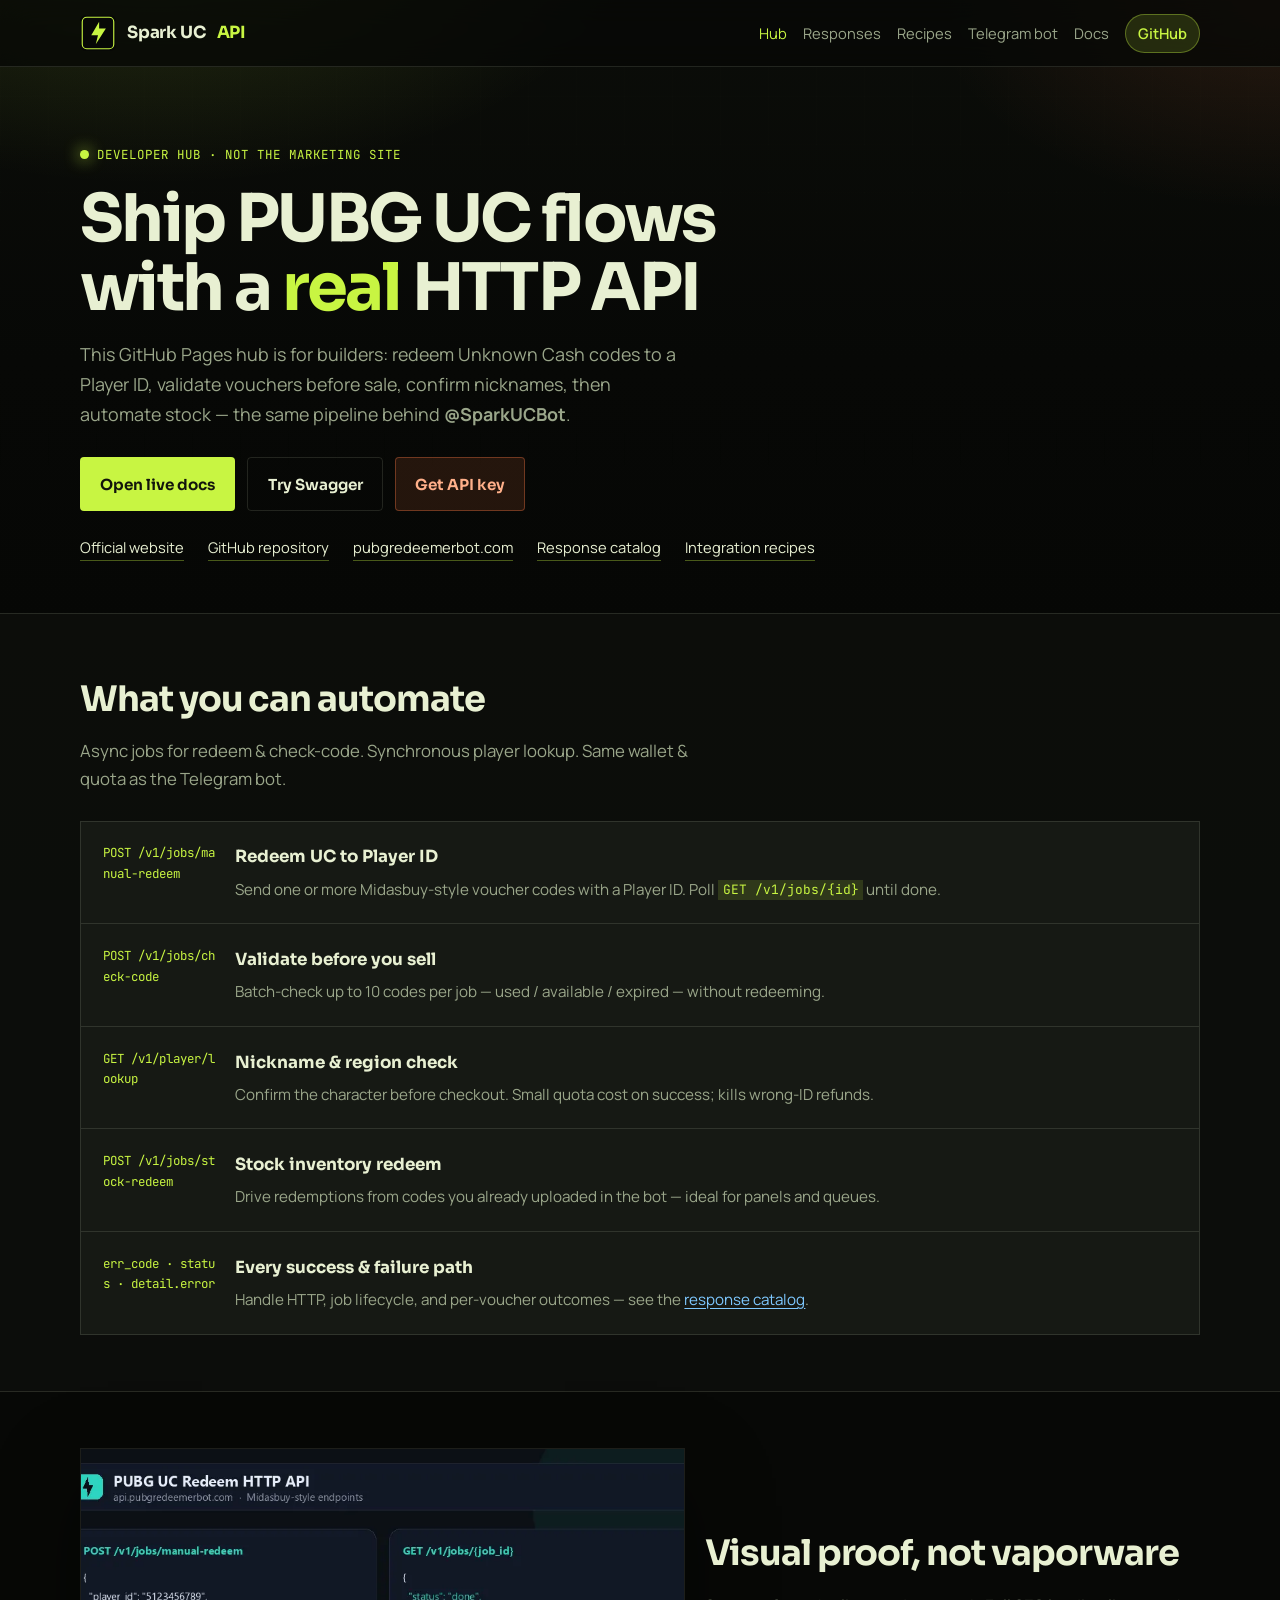
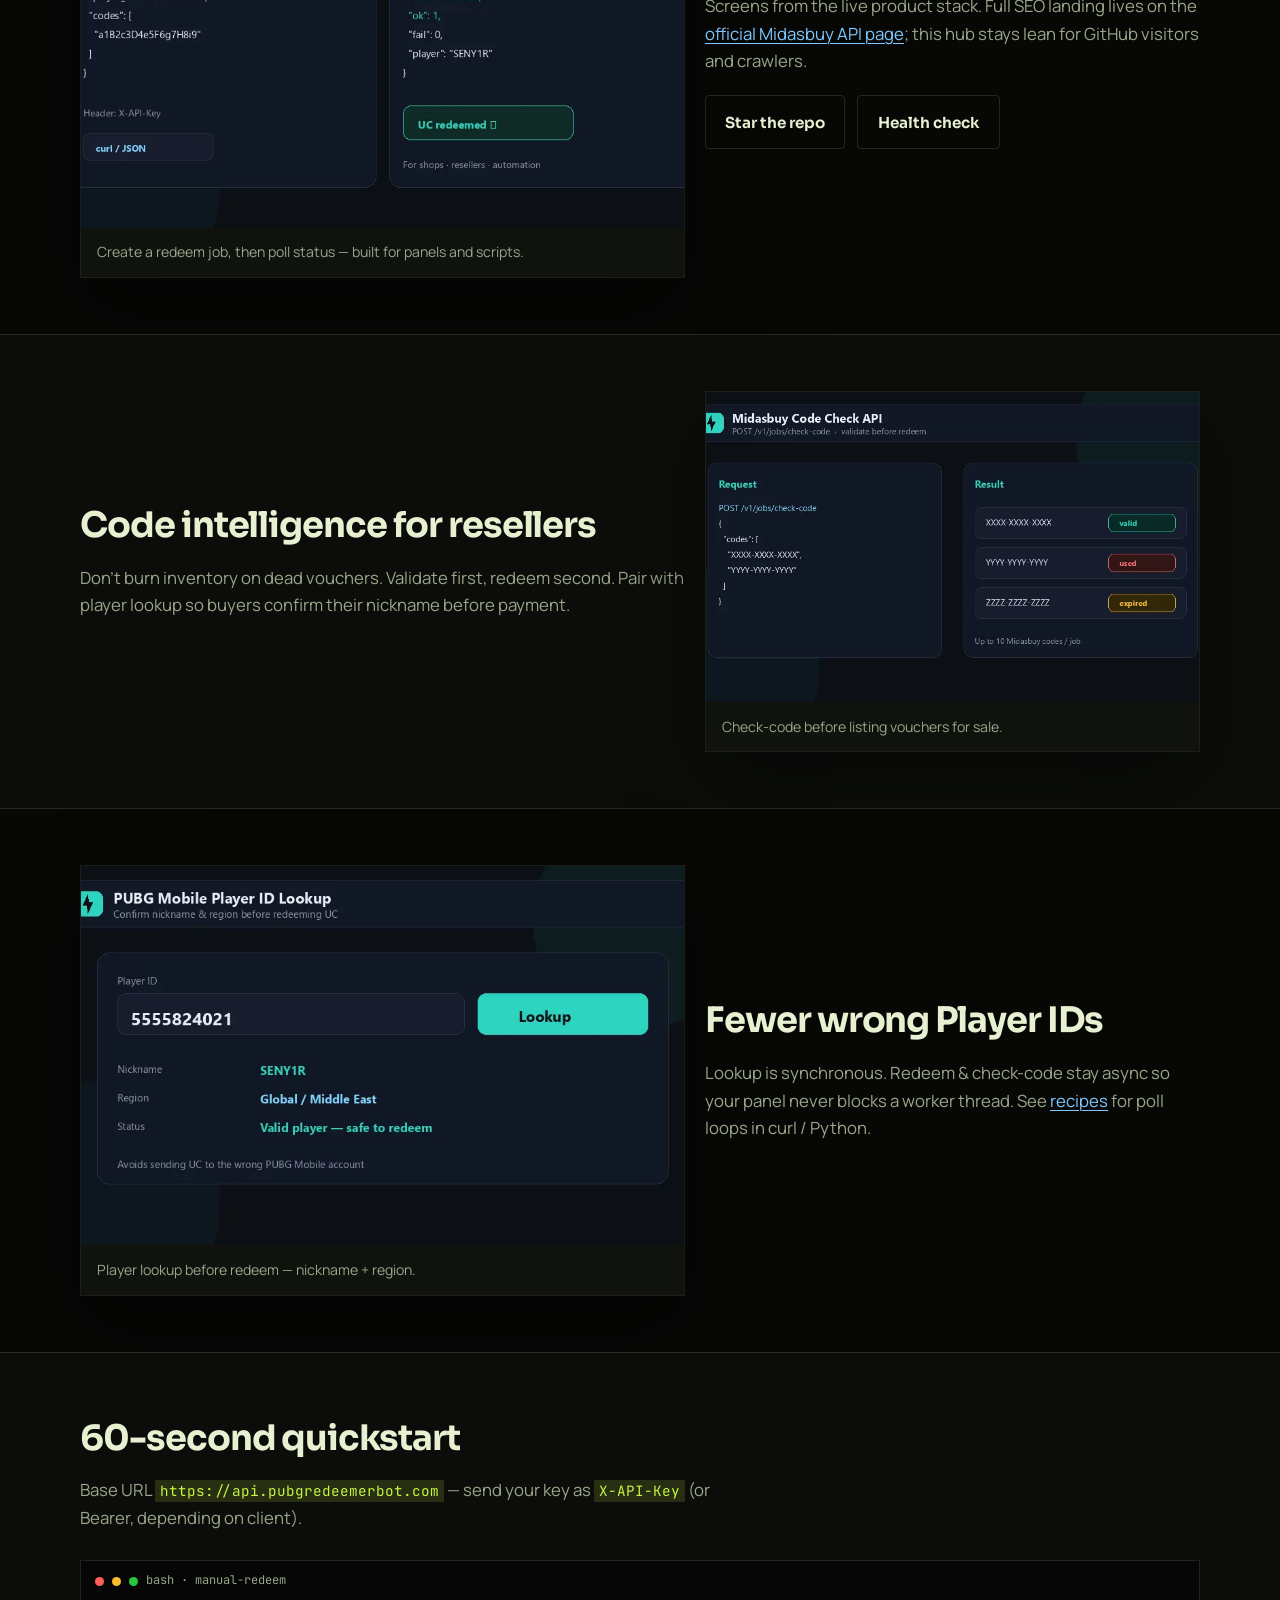
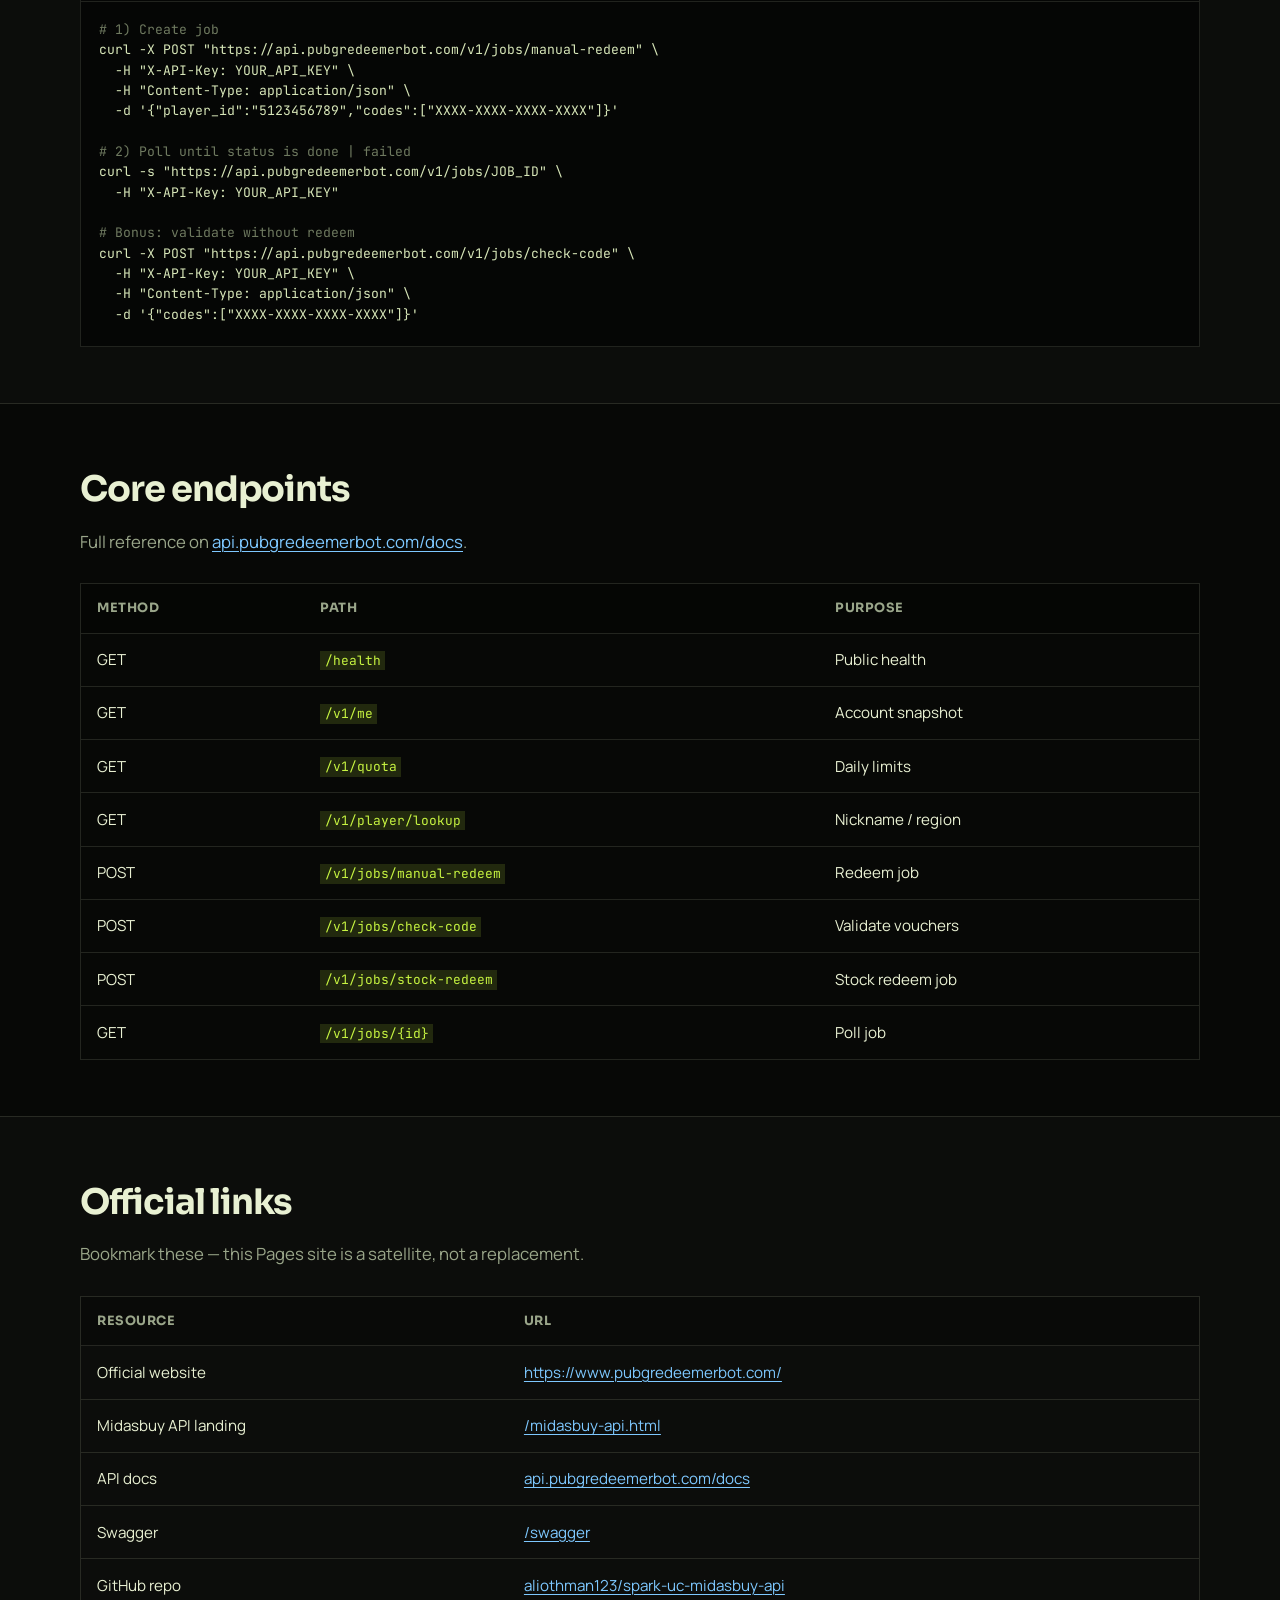
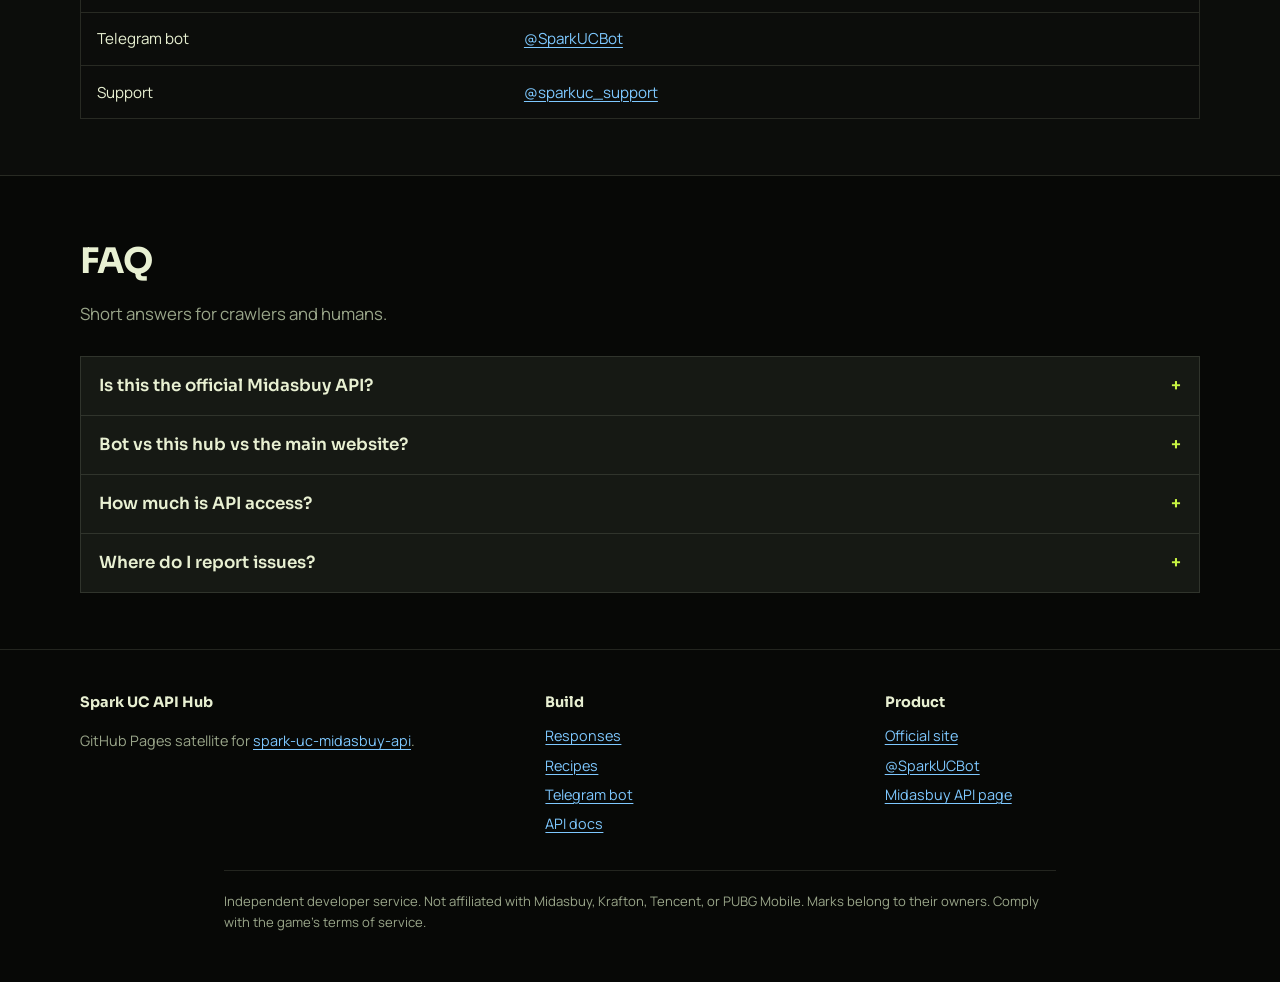
<file: index.html>
<!DOCTYPE html>
<html lang="en">
<head>
  <meta charset="utf-8"/>
  <meta name="viewport" content="width=device-width, initial-scale=1"/>
  <title>Spark UC API — PUBG Mobile UC Redeem Developer Hub | GitHub Pages</title>
  <meta name="description" content="Developer hub for Spark UC Bot HTTP API: redeem PUBG Mobile UC / Midasbuy-style codes, check vouchers, player lookup, and stock automation. Links to docs, Swagger, official site, and GitHub."/>
  <meta name="keywords" content="Spark UC API, PUBG UC redeem API, Midasbuy API, check code API, player lookup, pubgredeemerbot, SparkUCBot, UC reseller API"/>
  <meta name="robots" content="index,follow,max-image-preview:large"/>
  <meta name="author" content="Spark UC Bot"/>
  <meta name="theme-color" content="#070806"/>
  <link rel="canonical" href="https://aliothman123.github.io/spark-uc-midasbuy-api/"/>
  <link rel="icon" href="./assets/favicon.svg" type="image/svg+xml"/>

  <meta property="og:type" content="website"/>
  <meta property="og:site_name" content="Spark UC API Hub"/>
  <meta property="og:locale" content="en_US"/>
  <meta property="og:url" content="https://aliothman123.github.io/spark-uc-midasbuy-api/"/>
  <meta property="og:title" content="Spark UC API — PUBG Mobile UC Redeem Developer Hub"/>
  <meta property="og:description" content="Build shops &amp; reseller panels with Spark UC Bot HTTP API: redeem, check-code, player lookup, stock jobs."/>
  <meta property="og:image" content="https://aliothman123.github.io/spark-uc-midasbuy-api/assets/og-cover.svg"/>
  <meta property="og:image:alt" content="Spark UC API GitHub developer hub"/>

  <meta name="twitter:card" content="summary_large_image"/>
  <meta name="twitter:title" content="Spark UC API — Developer Hub"/>
  <meta name="twitter:description" content="PUBG Mobile UC redeem API hub: docs, recipes, bot links, GitHub repo."/>
  <meta name="twitter:image" content="https://aliothman123.github.io/spark-uc-midasbuy-api/assets/og-cover.svg"/>

  <link rel="preconnect" href="https://fonts.googleapis.com"/>
  <link rel="preconnect" href="https://fonts.gstatic.com" crossorigin/>
  <link href="https://fonts.googleapis.com/css2?family=JetBrains+Mono:wght@400;600&family=Manrope:wght@400;500;600;700&family=Sora:wght@600;700&display=swap" rel="stylesheet"/>
  <link rel="stylesheet" href="./assets/css/style.css"/>

  <script type="application/ld+json">
  {
    "@context": "https://schema.org",
    "@graph": [
      {
        "@type": "WebSite",
        "@id": "https://aliothman123.github.io/spark-uc-midasbuy-api/#website",
        "url": "https://aliothman123.github.io/spark-uc-midasbuy-api/",
        "name": "Spark UC API Developer Hub",
        "description": "GitHub Pages hub for Spark UC Bot PUBG Mobile UC HTTP API.",
        "publisher": { "@id": "https://www.pubgredeemerbot.com/#org" },
        "inLanguage": "en"
      },
      {
        "@type": "Organization",
        "@id": "https://www.pubgredeemerbot.com/#org",
        "name": "Spark UC Bot",
        "url": "https://www.pubgredeemerbot.com/",
        "sameAs": [
          "https://github.com/aliothman123/spark-uc-midasbuy-api",
          "https://telegram.me/SparkUCBot",
          "https://api.pubgredeemerbot.com/docs"
        ],
        "logo": "https://www.pubgredeemerbot.com/assets/favicon.svg"
      },
      {
        "@type": "SoftwareApplication",
        "name": "Spark UC Bot HTTP API",
        "applicationCategory": "DeveloperApplication",
        "operatingSystem": "Any",
        "offers": {
          "@type": "Offer",
          "price": "15",
          "priceCurrency": "USD",
          "description": "HTTP API add-on (30 days) requires an active subscription plan"
        },
        "url": "https://api.pubgredeemerbot.com/",
        "downloadUrl": "https://github.com/aliothman123/spark-uc-midasbuy-api",
        "softwareHelp": "https://api.pubgredeemerbot.com/docs",
        "description": "Independent HTTP API for Midasbuy-style PUBG Mobile UC redeem, voucher check, and player lookup."
      },
      {
        "@type": "FAQPage",
        "mainEntity": [
          {
            "@type": "Question",
            "name": "Is this the official Midasbuy API?",
            "acceptedAnswer": {
              "@type": "Answer",
              "text": "No. Spark UC Bot is an independent service. The HTTP API uses the same redemption pipeline as the Telegram bot @SparkUCBot and is not affiliated with Midasbuy, Krafton, or Tencent."
            }
          },
          {
            "@type": "Question",
            "name": "Where is the live API documentation?",
            "acceptedAnswer": {
              "@type": "Answer",
              "text": "HTML docs: https://api.pubgredeemerbot.com/docs — Swagger UI: https://api.pubgredeemerbot.com/swagger — OpenAPI: https://api.pubgredeemerbot.com/openapi.json"
            }
          },
          {
            "@type": "Question",
            "name": "How do I get an API key?",
            "acceptedAnswer": {
              "@type": "Answer",
              "text": "Open @SparkUCBot on Telegram, activate a subscription plan, purchase the HTTP API add-on (15 USDT / 30 days), then copy your key from the API menu."
            }
          }
        ]
      }
    ]
  }
  </script>
</head>
<body>
  <a class="skip" href="#main">Skip to content</a>
  <header class="top">
    <div class="wrap top-inner">
      <a class="brand" href="./">
        <img src="./assets/favicon.svg" width="36" height="36" alt=""/>
        Spark UC <span style="color:var(--signal)">API</span>
      </a>
      <nav class="nav" aria-label="Primary">
        <a href="./" aria-current="page">Hub</a>
        <a href="./responses.html">Responses</a>
        <a href="./recipes.html">Recipes</a>
        <a href="./bot.html">Telegram bot</a>
        <a href="https://api.pubgredeemerbot.com/docs" rel="noopener">Docs</a>
        <a class="pill" href="https://github.com/aliothman123/spark-uc-midasbuy-api" rel="noopener">GitHub</a>
      </nav>
    </div>
  </header>

  <main id="main">
    <section class="hero">
      <div class="wrap">
        <p class="hero-kicker">Developer hub · not the marketing site</p>
        <h1>Ship PUBG UC flows with a <em>real</em> HTTP API</h1>
        <p class="hero-lead">
          This GitHub Pages hub is for builders: redeem Unknown Cash codes to a Player ID,
          validate vouchers before sale, confirm nicknames, then automate stock —
          the same pipeline behind <strong>@SparkUCBot</strong>.
        </p>
        <div class="cta-row">
          <a class="btn btn-primary" href="https://api.pubgredeemerbot.com/docs" rel="noopener">Open live docs</a>
          <a class="btn btn-ghost" href="https://api.pubgredeemerbot.com/swagger" rel="noopener">Try Swagger</a>
          <a class="btn btn-ember" href="https://telegram.me/SparkUCBot" rel="noopener">Get API key</a>
        </div>
        <div class="link-row">
          <a href="https://www.pubgredeemerbot.com/midasbuy-api.html" rel="noopener">Official website</a>
          <a href="https://github.com/aliothman123/spark-uc-midasbuy-api" rel="noopener">GitHub repository</a>
          <a href="https://www.pubgredeemerbot.com/" rel="noopener">pubgredeemerbot.com</a>
          <a href="./responses.html">Response catalog</a>
          <a href="./recipes.html">Integration recipes</a>
        </div>
      </div>
    </section>

    <section class="band" id="capabilities">
      <div class="wrap">
        <div class="section-head reveal">
          <h2>What you can automate</h2>
          <p>Async jobs for redeem &amp; check-code. Synchronous player lookup. Same wallet &amp; quota as the Telegram bot.</p>
        </div>
        <div class="strips reveal">
          <div class="strip">
            <code>POST /v1/jobs/manual-redeem</code>
            <div>
              <h3>Redeem UC to Player ID</h3>
              <p>Send one or more Midasbuy-style voucher codes with a Player ID. Poll <code class="inline">GET /v1/jobs/{id}</code> until done.</p>
            </div>
          </div>
          <div class="strip">
            <code>POST /v1/jobs/check-code</code>
            <div>
              <h3>Validate before you sell</h3>
              <p>Batch-check up to 10 codes per job — used / available / expired — without redeeming.</p>
            </div>
          </div>
          <div class="strip">
            <code>GET /v1/player/lookup</code>
            <div>
              <h3>Nickname &amp; region check</h3>
              <p>Confirm the character before checkout. Small quota cost on success; kills wrong-ID refunds.</p>
            </div>
          </div>
          <div class="strip">
            <code>POST /v1/jobs/stock-redeem</code>
            <div>
              <h3>Stock inventory redeem</h3>
              <p>Drive redemptions from codes you already uploaded in the bot — ideal for panels and queues.</p>
            </div>
          </div>
          <div class="strip">
            <code>err_code · status · detail.error</code>
            <div>
              <h3>Every success &amp; failure path</h3>
              <p>Handle HTTP, job lifecycle, and per-voucher outcomes — see the <a href="./responses.html">response catalog</a>.</p>
            </div>
          </div>
        </div>
      </div>
    </section>

    <section id="gallery">
      <div class="wrap media-grid split">
        <figure class="shot reveal">
          <img src="./assets/img/pubg-uc-redeem-api.webp" width="1000" height="560" alt="HTTP API manual-redeem job for PUBG Mobile UC codes" loading="eager" decoding="async"/>
          <figcaption>Create a redeem job, then poll status — built for panels and scripts.</figcaption>
        </figure>
        <div class="section-head reveal">
          <h2>Visual proof, not vaporware</h2>
          <p>
            Screens from the live product stack. Full SEO landing lives on the
            <a href="https://www.pubgredeemerbot.com/midasbuy-api.html" rel="noopener">official Midasbuy API page</a>;
            this hub stays lean for GitHub visitors and crawlers.
          </p>
          <div class="cta-row" style="margin-top:1.25rem">
            <a class="btn btn-ghost" href="https://github.com/aliothman123/spark-uc-midasbuy-api" rel="noopener">Star the repo</a>
            <a class="btn btn-ghost" href="https://api.pubgredeemerbot.com/health" rel="noopener">Health check</a>
          </div>
        </div>
      </div>
    </section>

    <section class="band" id="check">
      <div class="wrap media-grid split reverse">
        <figure class="shot reveal">
          <img src="./assets/img/midasbuy-code-check-api.webp" width="1000" height="560" alt="Midasbuy-style code check API showing valid used or expired vouchers" loading="lazy" decoding="async"/>
          <figcaption>Check-code before listing vouchers for sale.</figcaption>
        </figure>
        <div class="section-head reveal">
          <h2>Code intelligence for resellers</h2>
          <p>
            Don’t burn inventory on dead vouchers. Validate first, redeem second.
            Pair with player lookup so buyers confirm their nickname before payment.
          </p>
        </div>
      </div>
    </section>

    <section id="lookup">
      <div class="wrap media-grid split">
        <figure class="shot reveal">
          <img src="./assets/img/pubg-player-id-lookup.webp" width="1000" height="560" alt="PUBG Mobile player ID lookup returning nickname and region" loading="lazy" decoding="async"/>
          <figcaption>Player lookup before redeem — nickname + region.</figcaption>
        </figure>
        <div class="section-head reveal">
          <h2>Fewer wrong Player IDs</h2>
          <p>
            Lookup is synchronous. Redeem &amp; check-code stay async so your panel never blocks a worker thread.
            See <a href="./recipes.html">recipes</a> for poll loops in curl / Python.
          </p>
        </div>
      </div>
    </section>

    <section class="band" id="quickstart">
      <div class="wrap">
        <div class="section-head reveal">
          <h2>60-second quickstart</h2>
          <p>Base URL <code class="inline">https://api.pubgredeemerbot.com</code> — send your key as <code class="inline">X-API-Key</code> (or Bearer, depending on client).</p>
        </div>
        <div class="terminal reveal">
          <div class="terminal-bar"><span></span><span></span><span></span> bash · manual-redeem</div>
          <pre><span class="cm"># 1) Create job</span>
curl -X POST "https://api.pubgredeemerbot.com/v1/jobs/manual-redeem" \
  -H "X-API-Key: YOUR_API_KEY" \
  -H "Content-Type: application/json" \
  -d '{"player_id":"5123456789","codes":["XXXX-XXXX-XXXX-XXXX"]}'

<span class="cm"># 2) Poll until status is done | failed</span>
curl -s "https://api.pubgredeemerbot.com/v1/jobs/JOB_ID" \
  -H "X-API-Key: YOUR_API_KEY"

<span class="cm"># Bonus: validate without redeem</span>
curl -X POST "https://api.pubgredeemerbot.com/v1/jobs/check-code" \
  -H "X-API-Key: YOUR_API_KEY" \
  -H "Content-Type: application/json" \
  -d '{"codes":["XXXX-XXXX-XXXX-XXXX"]}'</pre>
        </div>
      </div>
    </section>

    <section id="endpoints">
      <div class="wrap">
        <div class="section-head reveal">
          <h2>Core endpoints</h2>
          <p>Full reference on <a href="https://api.pubgredeemerbot.com/docs" rel="noopener">api.pubgredeemerbot.com/docs</a>.</p>
        </div>
        <div class="table-wrap reveal">
          <table>
            <thead>
              <tr><th>Method</th><th>Path</th><th>Purpose</th></tr>
            </thead>
            <tbody>
              <tr><td>GET</td><td><code class="inline">/health</code></td><td>Public health</td></tr>
              <tr><td>GET</td><td><code class="inline">/v1/me</code></td><td>Account snapshot</td></tr>
              <tr><td>GET</td><td><code class="inline">/v1/quota</code></td><td>Daily limits</td></tr>
              <tr><td>GET</td><td><code class="inline">/v1/player/lookup</code></td><td>Nickname / region</td></tr>
              <tr><td>POST</td><td><code class="inline">/v1/jobs/manual-redeem</code></td><td>Redeem job</td></tr>
              <tr><td>POST</td><td><code class="inline">/v1/jobs/check-code</code></td><td>Validate vouchers</td></tr>
              <tr><td>POST</td><td><code class="inline">/v1/jobs/stock-redeem</code></td><td>Stock redeem job</td></tr>
              <tr><td>GET</td><td><code class="inline">/v1/jobs/{id}</code></td><td>Poll job</td></tr>
            </tbody>
          </table>
        </div>
      </div>
    </section>

    <section class="band" id="links">
      <div class="wrap">
        <div class="section-head reveal">
          <h2>Official links</h2>
          <p>Bookmark these — this Pages site is a satellite, not a replacement.</p>
        </div>
        <div class="table-wrap reveal">
          <table>
            <thead>
              <tr><th>Resource</th><th>URL</th></tr>
            </thead>
            <tbody>
              <tr><td>Official website</td><td><a href="https://www.pubgredeemerbot.com/" rel="noopener">https://www.pubgredeemerbot.com/</a></td></tr>
              <tr><td>Midasbuy API landing</td><td><a href="https://www.pubgredeemerbot.com/midasbuy-api.html" rel="noopener">/midasbuy-api.html</a></td></tr>
              <tr><td>API docs</td><td><a href="https://api.pubgredeemerbot.com/docs" rel="noopener">api.pubgredeemerbot.com/docs</a></td></tr>
              <tr><td>Swagger</td><td><a href="https://api.pubgredeemerbot.com/swagger" rel="noopener">/swagger</a></td></tr>
              <tr><td>GitHub repo</td><td><a href="https://github.com/aliothman123/spark-uc-midasbuy-api" rel="noopener">aliothman123/spark-uc-midasbuy-api</a></td></tr>
              <tr><td>Telegram bot</td><td><a href="https://telegram.me/SparkUCBot" rel="noopener">@SparkUCBot</a></td></tr>
              <tr><td>Support</td><td><a href="https://telegram.me/sparkuc_support" rel="noopener">@sparkuc_support</a></td></tr>
            </tbody>
          </table>
        </div>
      </div>
    </section>

    <section id="faq">
      <div class="wrap">
        <div class="section-head reveal">
          <h2>FAQ</h2>
          <p>Short answers for crawlers and humans.</p>
        </div>
        <div class="faq reveal">
          <details>
            <summary>Is this the official Midasbuy API?</summary>
            <p>No. Independent Spark UC Bot service — not affiliated with Midasbuy, Krafton, or Tencent.</p>
          </details>
          <details>
            <summary>Bot vs this hub vs the main website?</summary>
            <p><strong>Bot</strong> = product UI. <strong>Website</strong> = multilingual SEO landing. <strong>This GitHub Pages hub</strong> = developer-oriented entry from the repository.</p>
          </details>
          <details>
            <summary>How much is API access?</summary>
            <p>Active plan (from 5 USDT / 30 days) + HTTP API add-on 15 USDT / 30 days. Admin may grant API trial.</p>
          </details>
          <details>
            <summary>Where do I report issues?</summary>
            <p>Telegram <a href="https://telegram.me/sparkuc_support" rel="noopener">@sparkuc_support</a> or GitHub Issues on the <a href="https://github.com/aliothman123/spark-uc-midasbuy-api/issues" rel="noopener">repo</a>.</p>
          </details>
        </div>
      </div>
    </section>
  </main>

  <footer class="foot">
    <div class="wrap foot-grid">
      <div>
        <strong>Spark UC API Hub</strong>
        <p>GitHub Pages satellite for <a href="https://github.com/aliothman123/spark-uc-midasbuy-api" rel="noopener">spark-uc-midasbuy-api</a>.</p>
      </div>
      <div>
        <strong>Build</strong>
        <ul>
          <li><a href="./responses.html">Responses</a></li>
          <li><a href="./recipes.html">Recipes</a></li>
          <li><a href="./bot.html">Telegram bot</a></li>
          <li><a href="https://api.pubgredeemerbot.com/docs" rel="noopener">API docs</a></li>
        </ul>
      </div>
      <div>
        <strong>Product</strong>
        <ul>
          <li><a href="https://www.pubgredeemerbot.com/" rel="noopener">Official site</a></li>
          <li><a href="https://telegram.me/SparkUCBot" rel="noopener">@SparkUCBot</a></li>
          <li><a href="https://www.pubgredeemerbot.com/midasbuy-api.html" rel="noopener">Midasbuy API page</a></li>
        </ul>
      </div>
    </div>
    <div class="wrap disclaimer">
      Independent developer service. Not affiliated with Midasbuy, Krafton, Tencent, or PUBG Mobile.
      Marks belong to their owners. Comply with the game’s terms of service.
    </div>
  </footer>
  <script src="./assets/js/main.js" defer></script>
</body>
</html>
</file>
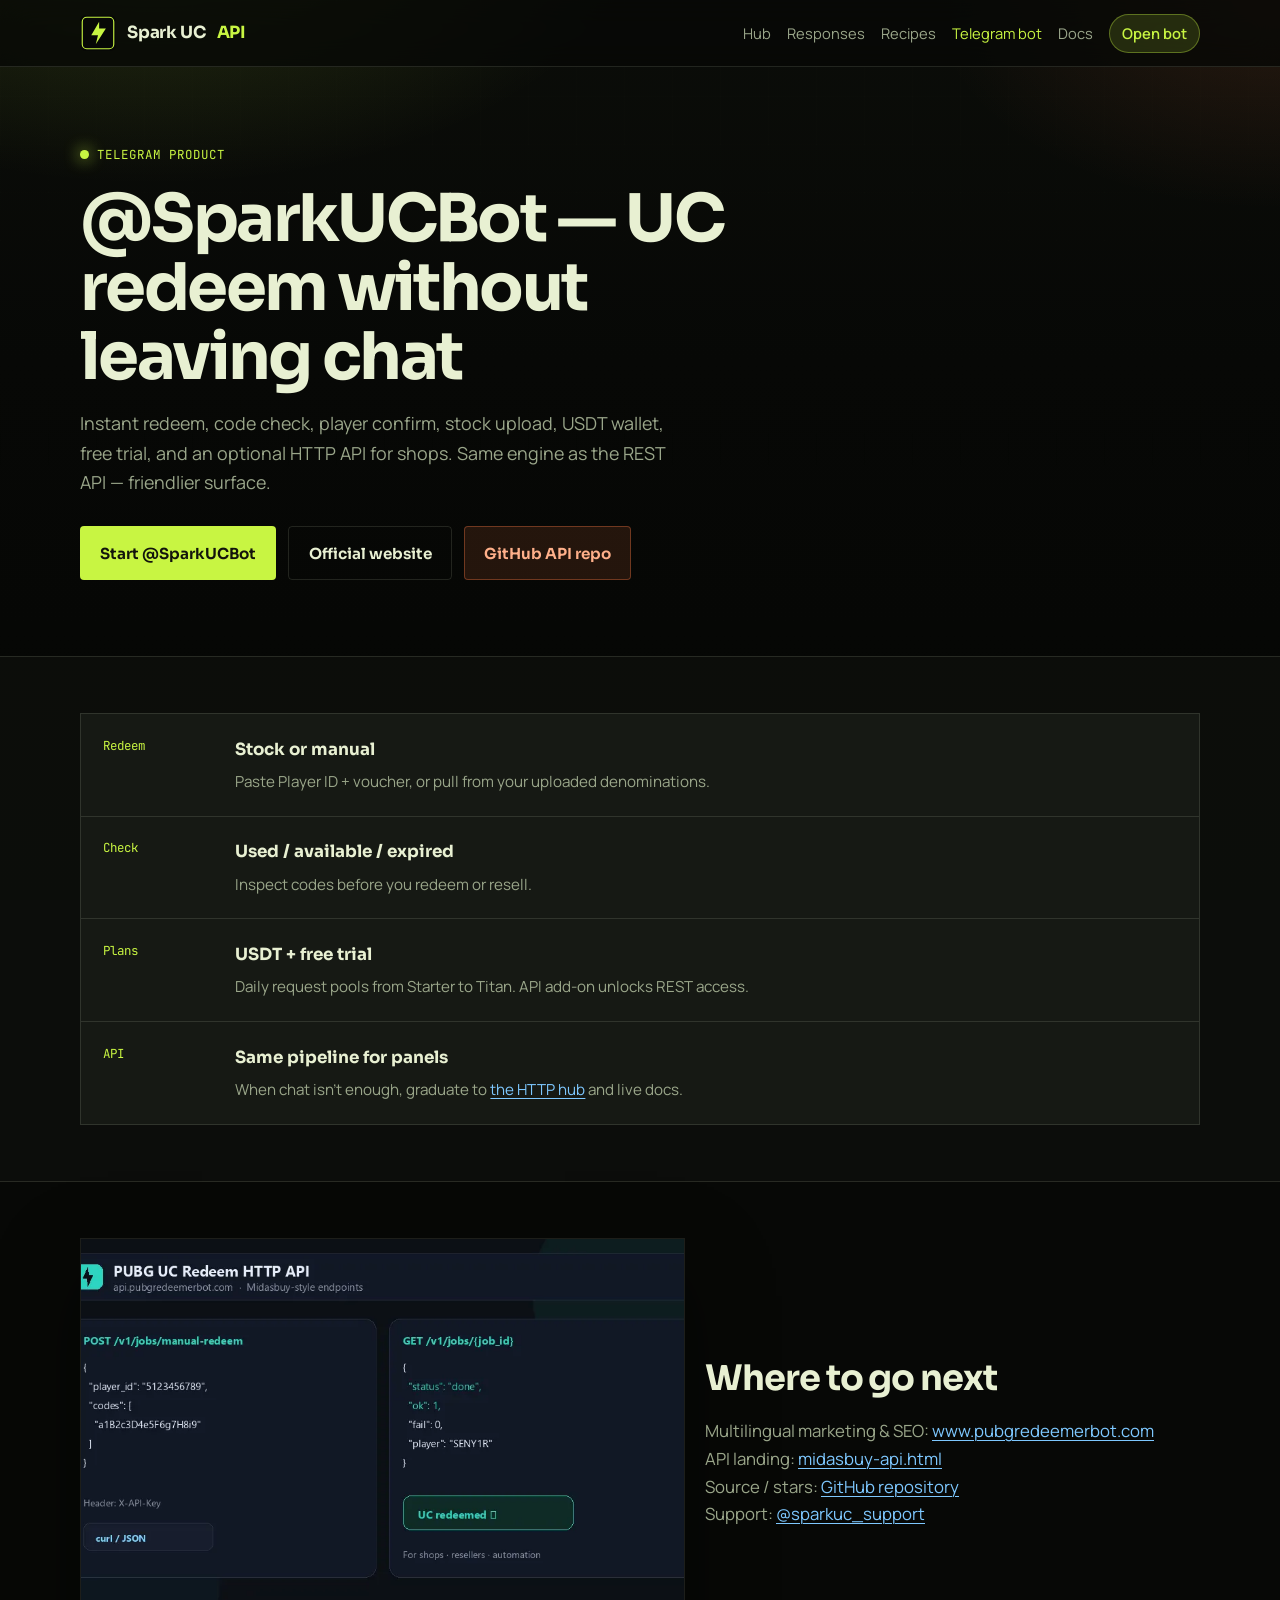
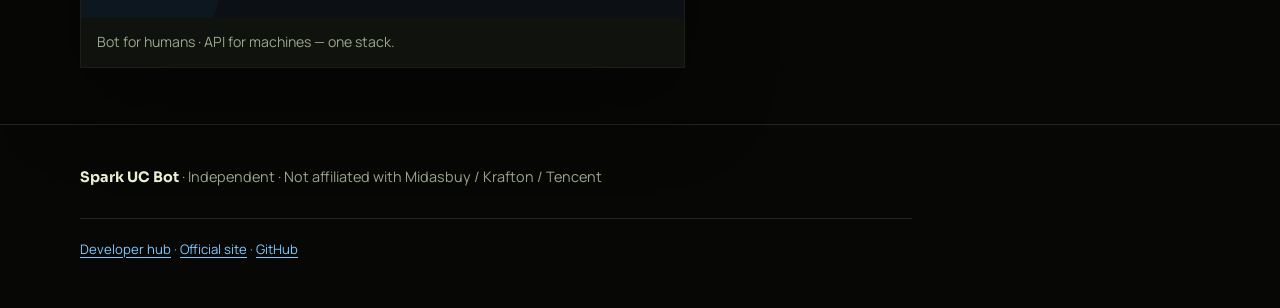
<file: bot.html>
<!DOCTYPE html>
<html lang="en">
<head>
  <meta charset="utf-8"/>
  <meta name="viewport" content="width=device-width, initial-scale=1"/>
  <title>Spark UC Bot on Telegram — Instant PUBG Mobile UC Redeem</title>
  <meta name="description" content="Meet @SparkUCBot: instant PUBG Mobile UC redeem, code check, stock upload, USDT plans, free trial, and optional HTTP API for shops. Official site + GitHub links."/>
  <meta name="robots" content="index,follow"/>
  <link rel="canonical" href="https://aliothman123.github.io/spark-uc-midasbuy-api/bot.html"/>
  <link rel="icon" href="./assets/favicon.svg" type="image/svg+xml"/>
  <meta property="og:type" content="website"/>
  <meta property="og:url" content="https://aliothman123.github.io/spark-uc-midasbuy-api/bot.html"/>
  <meta property="og:title" content="Spark UC Bot — Telegram PUBG UC redeem"/>
  <meta property="og:description" content="Instant redeem, code check, USDT plans, free trial, HTTP API add-on."/>
  <meta property="og:image" content="https://aliothman123.github.io/spark-uc-midasbuy-api/assets/og-cover.svg"/>
  <link rel="preconnect" href="https://fonts.googleapis.com"/>
  <link rel="preconnect" href="https://fonts.gstatic.com" crossorigin/>
  <link href="https://fonts.googleapis.com/css2?family=JetBrains+Mono:wght@400;600&family=Manrope:wght@400;500;600;700&family=Sora:wght@600;700&display=swap" rel="stylesheet"/>
  <link rel="stylesheet" href="./assets/css/style.css"/>
  <script type="application/ld+json">
  {
    "@context": "https://schema.org",
    "@type": "SoftwareApplication",
    "name": "Spark UC Bot",
    "applicationCategory": "BusinessApplication",
    "operatingSystem": "Telegram",
    "url": "https://telegram.me/SparkUCBot",
    "description": "Telegram bot for PUBG Mobile UC redeem, voucher check, stock management, USDT subscriptions, and HTTP API access.",
    "offers": { "@type": "Offer", "price": "0", "priceCurrency": "USD", "description": "Free trial available; paid plans in USDT" },
    "sameAs": [
      "https://www.pubgredeemerbot.com/",
      "https://github.com/aliothman123/spark-uc-midasbuy-api"
    ]
  }
  </script>
</head>
<body>
  <a class="skip" href="#main">Skip to content</a>
  <header class="top">
    <div class="wrap top-inner">
      <a class="brand" href="./">
        <img src="./assets/favicon.svg" width="36" height="36" alt=""/>
        Spark UC <span style="color:var(--signal)">API</span>
      </a>
      <nav class="nav" aria-label="Primary">
        <a href="./">Hub</a>
        <a href="./responses.html">Responses</a>
        <a href="./recipes.html">Recipes</a>
        <a href="./bot.html" aria-current="page">Telegram bot</a>
        <a href="https://api.pubgredeemerbot.com/docs" rel="noopener">Docs</a>
        <a class="pill" href="https://telegram.me/SparkUCBot" rel="noopener">Open bot</a>
      </nav>
    </div>
  </header>

  <main id="main">
    <section class="hero">
      <div class="wrap">
        <p class="hero-kicker">Telegram product</p>
        <h1>@SparkUCBot — UC redeem without leaving chat</h1>
        <p class="hero-lead">
          Instant redeem, code check, player confirm, stock upload, USDT wallet, free trial,
          and an optional HTTP API for shops. Same engine as the REST API — friendlier surface.
        </p>
        <div class="cta-row">
          <a class="btn btn-primary" href="https://telegram.me/SparkUCBot" rel="noopener">Start @SparkUCBot</a>
          <a class="btn btn-ghost" href="https://www.pubgredeemerbot.com/" rel="noopener">Official website</a>
          <a class="btn btn-ember" href="https://github.com/aliothman123/spark-uc-midasbuy-api" rel="noopener">GitHub API repo</a>
        </div>
      </div>
    </section>

    <section class="band">
      <div class="wrap">
        <div class="strips reveal">
          <div class="strip">
            <code>Redeem</code>
            <div>
              <h3>Stock or manual</h3>
              <p>Paste Player ID + voucher, or pull from your uploaded denominations.</p>
            </div>
          </div>
          <div class="strip">
            <code>Check</code>
            <div>
              <h3>Used / available / expired</h3>
              <p>Inspect codes before you redeem or resell.</p>
            </div>
          </div>
          <div class="strip">
            <code>Plans</code>
            <div>
              <h3>USDT + free trial</h3>
              <p>Daily request pools from Starter to Titan. API add-on unlocks REST access.</p>
            </div>
          </div>
          <div class="strip">
            <code>API</code>
            <div>
              <h3>Same pipeline for panels</h3>
              <p>When chat isn’t enough, graduate to <a href="./">the HTTP hub</a> and live docs.</p>
            </div>
          </div>
        </div>
      </div>
    </section>

    <section>
      <div class="wrap media-grid split">
        <figure class="shot reveal">
          <img src="./assets/img/pubg-uc-redeem-api.webp" width="1000" height="560" alt="Spark UC redeem flow illustration" loading="lazy"/>
          <figcaption>Bot for humans · API for machines — one stack.</figcaption>
        </figure>
        <div class="section-head reveal">
          <h2>Where to go next</h2>
          <p>
            Multilingual marketing &amp; SEO:
            <a href="https://www.pubgredeemerbot.com/" rel="noopener">www.pubgredeemerbot.com</a><br/>
            API landing:
            <a href="https://www.pubgredeemerbot.com/midasbuy-api.html" rel="noopener">midasbuy-api.html</a><br/>
            Source / stars:
            <a href="https://github.com/aliothman123/spark-uc-midasbuy-api" rel="noopener">GitHub repository</a><br/>
            Support:
            <a href="https://telegram.me/sparkuc_support" rel="noopener">@sparkuc_support</a>
          </p>
        </div>
      </div>
    </section>
  </main>

  <footer class="foot">
    <div class="wrap">
      <strong>Spark UC Bot</strong> · Independent · Not affiliated with Midasbuy / Krafton / Tencent
      <div class="disclaimer">
        <a href="./">Developer hub</a> ·
        <a href="https://www.pubgredeemerbot.com/" rel="noopener">Official site</a> ·
        <a href="https://github.com/aliothman123/spark-uc-midasbuy-api" rel="noopener">GitHub</a>
      </div>
    </div>
  </footer>
  <script src="./assets/js/main.js" defer></script>
</body>
</html>
</file>
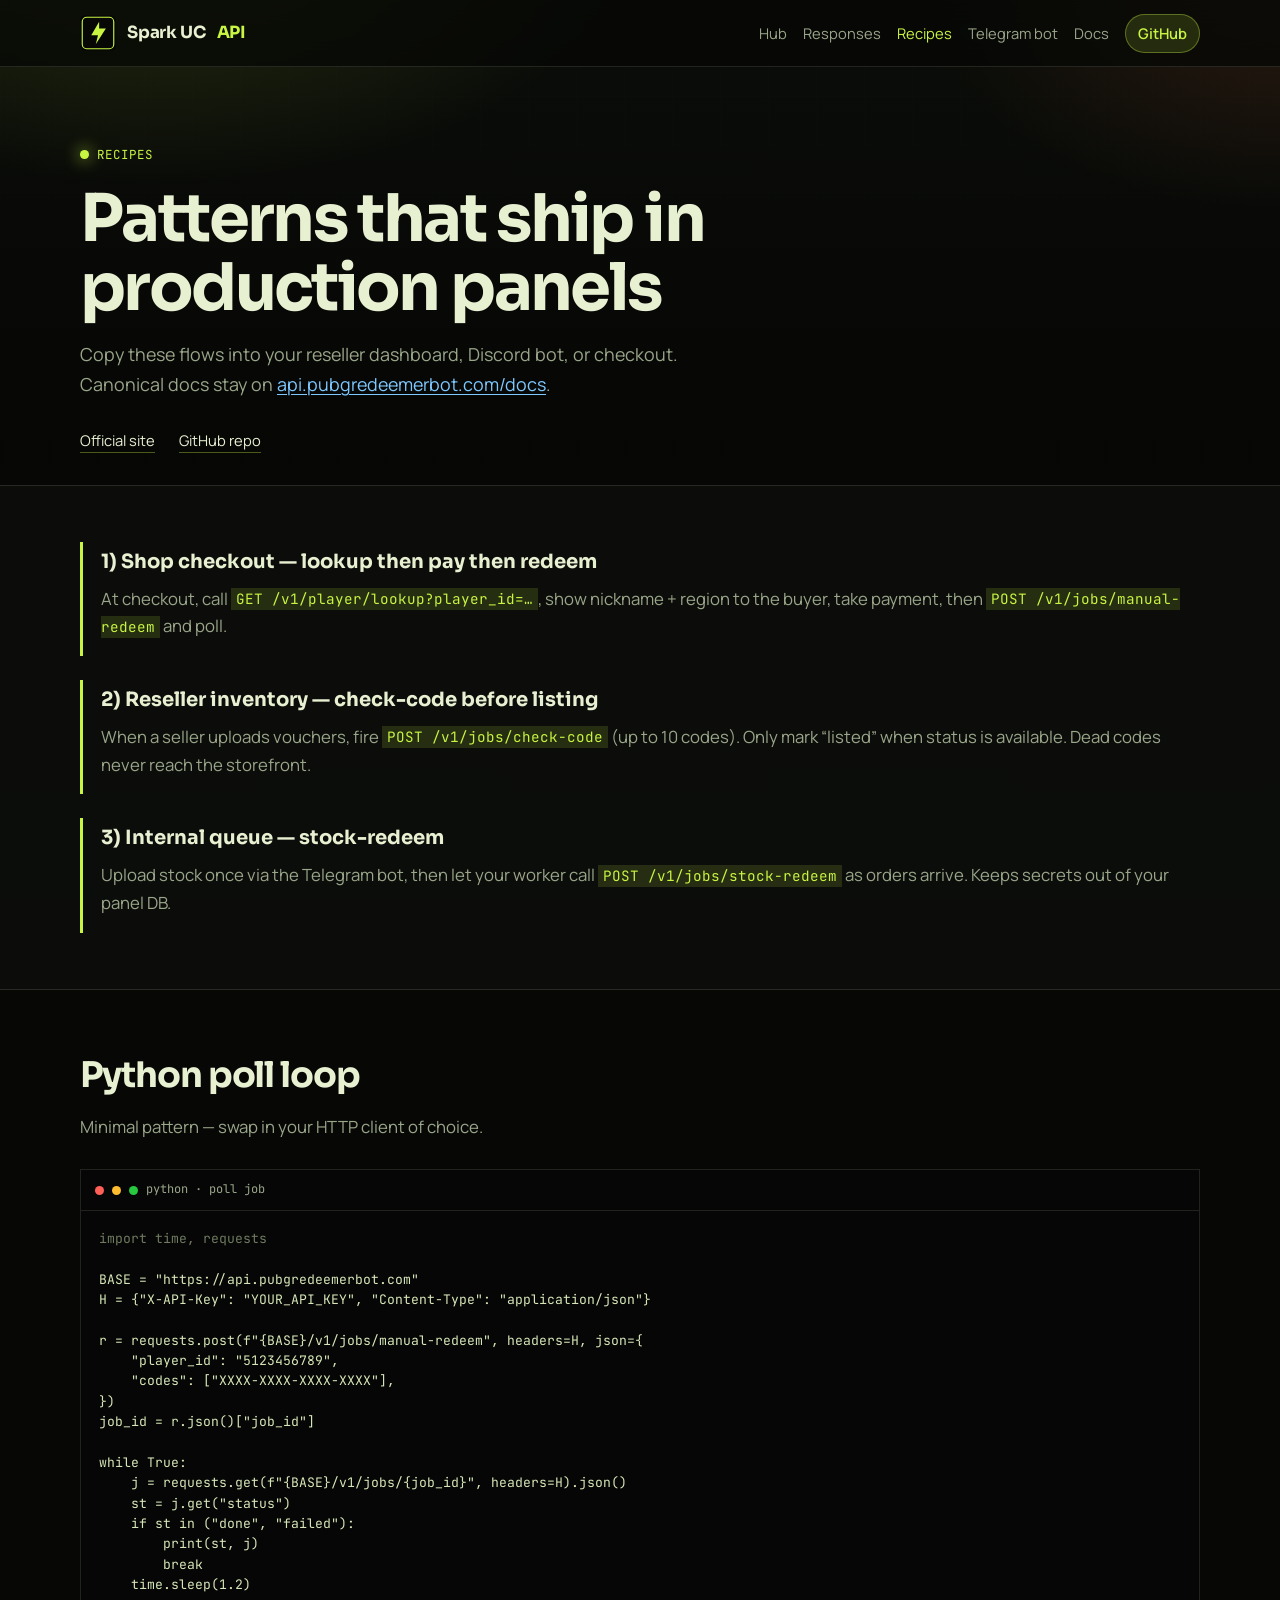
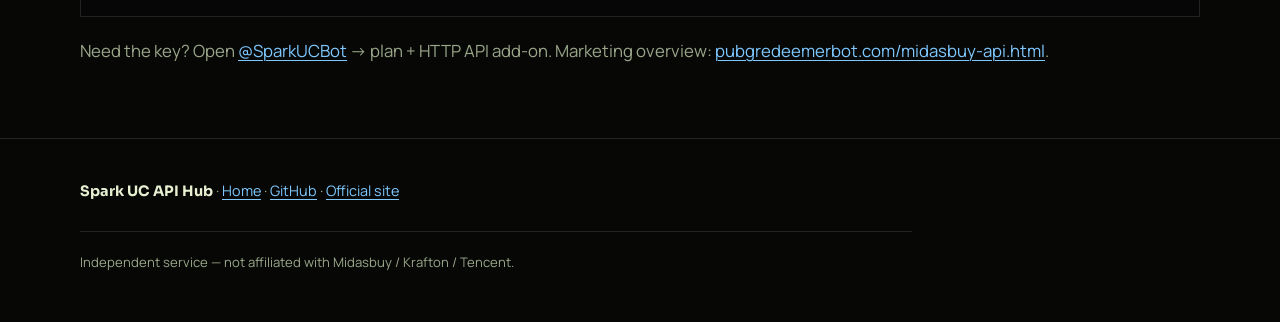
<file: recipes.html>
<!DOCTYPE html>
<html lang="en">
<head>
  <meta charset="utf-8"/>
  <meta name="viewport" content="width=device-width, initial-scale=1"/>
  <title>Integration Recipes — Spark UC API | Reseller Panel &amp; Shop Flows</title>
  <meta name="description" content="Practical Spark UC Bot API recipes: poll redeem jobs, validate Midasbuy-style codes before sale, player lookup at checkout, Python poll loop examples."/>
  <meta name="robots" content="index,follow"/>
  <link rel="canonical" href="https://aliothman123.github.io/spark-uc-midasbuy-api/recipes.html"/>
  <link rel="icon" href="./assets/favicon.svg" type="image/svg+xml"/>
  <meta property="og:type" content="article"/>
  <meta property="og:url" content="https://aliothman123.github.io/spark-uc-midasbuy-api/recipes.html"/>
  <meta property="og:title" content="Spark UC API integration recipes"/>
  <meta property="og:description" content="Reseller panel, shop checkout, and Python polling patterns for PUBG UC redeem API."/>
  <meta property="og:image" content="https://aliothman123.github.io/spark-uc-midasbuy-api/assets/og-cover.svg"/>
  <link rel="preconnect" href="https://fonts.googleapis.com"/>
  <link rel="preconnect" href="https://fonts.gstatic.com" crossorigin/>
  <link href="https://fonts.googleapis.com/css2?family=JetBrains+Mono:wght@400;600&family=Manrope:wght@400;500;600;700&family=Sora:wght@600;700&display=swap" rel="stylesheet"/>
  <link rel="stylesheet" href="./assets/css/style.css"/>
  <script type="application/ld+json">
  {
    "@context": "https://schema.org",
    "@type": "TechArticle",
    "headline": "Spark UC API integration recipes",
    "description": "Reseller panel, shop checkout, and polling patterns for PUBG Mobile UC redeem API.",
    "author": { "@type": "Organization", "name": "Spark UC Bot", "url": "https://www.pubgredeemerbot.com/" },
    "mainEntityOfPage": "https://aliothman123.github.io/spark-uc-midasbuy-api/recipes.html"
  }
  </script>
</head>
<body>
  <a class="skip" href="#main">Skip to content</a>
  <header class="top">
    <div class="wrap top-inner">
      <a class="brand" href="./">
        <img src="./assets/favicon.svg" width="36" height="36" alt=""/>
        Spark UC <span style="color:var(--signal)">API</span>
      </a>
      <nav class="nav" aria-label="Primary">
        <a href="./">Hub</a>
        <a href="./responses.html">Responses</a>
        <a href="./recipes.html" aria-current="page">Recipes</a>
        <a href="./bot.html">Telegram bot</a>
        <a href="https://api.pubgredeemerbot.com/docs" rel="noopener">Docs</a>
        <a class="pill" href="https://github.com/aliothman123/spark-uc-midasbuy-api" rel="noopener">GitHub</a>
      </nav>
    </div>
  </header>

  <main id="main">
    <section class="hero" style="padding-bottom:2rem">
      <div class="wrap">
        <p class="hero-kicker">Recipes</p>
        <h1 style="max-width:18ch">Patterns that ship in production panels</h1>
        <p class="hero-lead">
          Copy these flows into your reseller dashboard, Discord bot, or checkout.
          Canonical docs stay on
          <a href="https://api.pubgredeemerbot.com/docs" rel="noopener">api.pubgredeemerbot.com/docs</a>.
        </p>
        <div class="link-row">
          <a href="https://www.pubgredeemerbot.com/midasbuy-api.html" rel="noopener">Official site</a>
          <a href="https://github.com/aliothman123/spark-uc-midasbuy-api" rel="noopener">GitHub repo</a>
        </div>
      </div>
    </section>

    <section class="band">
      <div class="wrap recipe">
        <article class="reveal" id="shop-checkout">
          <h3>1) Shop checkout — lookup then pay then redeem</h3>
          <p>
            At checkout, call <code class="inline">GET /v1/player/lookup?player_id=…</code>,
            show nickname + region to the buyer, take payment, then
            <code class="inline">POST /v1/jobs/manual-redeem</code> and poll.
          </p>
        </article>
        <article class="reveal" id="reseller-validate">
          <h3>2) Reseller inventory — check-code before listing</h3>
          <p>
            When a seller uploads vouchers, fire <code class="inline">POST /v1/jobs/check-code</code>
            (up to 10 codes). Only mark “listed” when status is available.
            Dead codes never reach the storefront.
          </p>
        </article>
        <article class="reveal" id="stock-queue">
          <h3>3) Internal queue — stock-redeem</h3>
          <p>
            Upload stock once via the Telegram bot, then let your worker call
            <code class="inline">POST /v1/jobs/stock-redeem</code> as orders arrive.
            Keeps secrets out of your panel DB.
          </p>
        </article>
      </div>
    </section>

    <section>
      <div class="wrap">
        <div class="section-head reveal">
          <h2 id="python-poll">Python poll loop</h2>
          <p>Minimal pattern — swap in your HTTP client of choice.</p>
        </div>
        <div class="terminal reveal">
          <div class="terminal-bar"><span></span><span></span><span></span> python · poll job</div>
          <pre><span class="cm">import time, requests</span>

BASE = "https://api.pubgredeemerbot.com"
H = {"X-API-Key": "YOUR_API_KEY", "Content-Type": "application/json"}

r = requests.post(f"{BASE}/v1/jobs/manual-redeem", headers=H, json={
    "player_id": "5123456789",
    "codes": ["XXXX-XXXX-XXXX-XXXX"],
})
job_id = r.json()["job_id"]

while True:
    j = requests.get(f"{BASE}/v1/jobs/{job_id}", headers=H).json()
    st = j.get("status")
    if st in ("done", "failed"):
        print(st, j)
        break
    time.sleep(1.2)</pre>
        </div>
        <p class="reveal" style="color:var(--muted);margin-top:1.25rem">
          Need the key? Open <a href="https://telegram.me/SparkUCBot" rel="noopener">@SparkUCBot</a> → plan + HTTP API add-on.
          Marketing overview:
          <a href="https://www.pubgredeemerbot.com/midasbuy-api.html" rel="noopener">pubgredeemerbot.com/midasbuy-api.html</a>.
        </p>
      </div>
    </section>
  </main>

  <footer class="foot">
    <div class="wrap">
      <strong>Spark UC API Hub</strong> ·
      <a href="./">Home</a> ·
      <a href="https://github.com/aliothman123/spark-uc-midasbuy-api" rel="noopener">GitHub</a> ·
      <a href="https://www.pubgredeemerbot.com/" rel="noopener">Official site</a>
      <div class="disclaimer">Independent service — not affiliated with Midasbuy / Krafton / Tencent.</div>
    </div>
  </footer>
  <script src="./assets/js/main.js" defer></script>
</body>
</html>
</file>
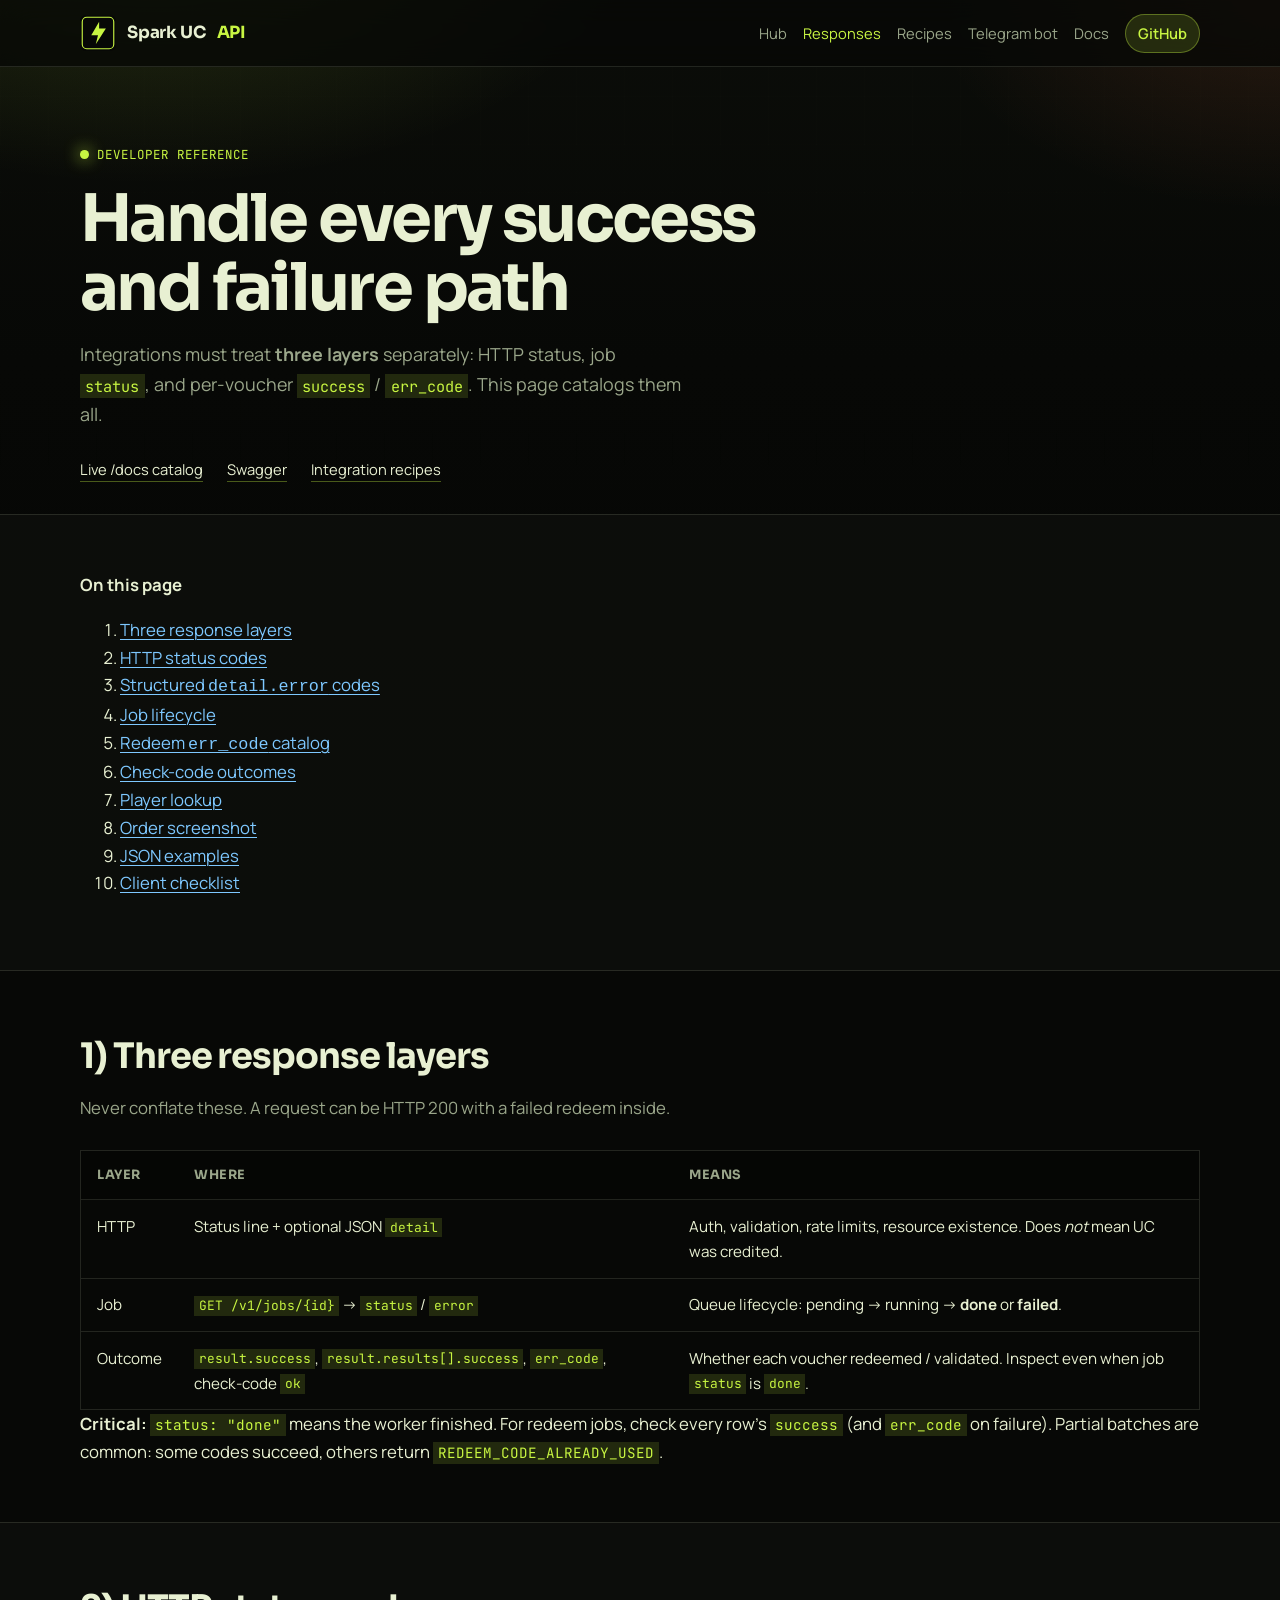
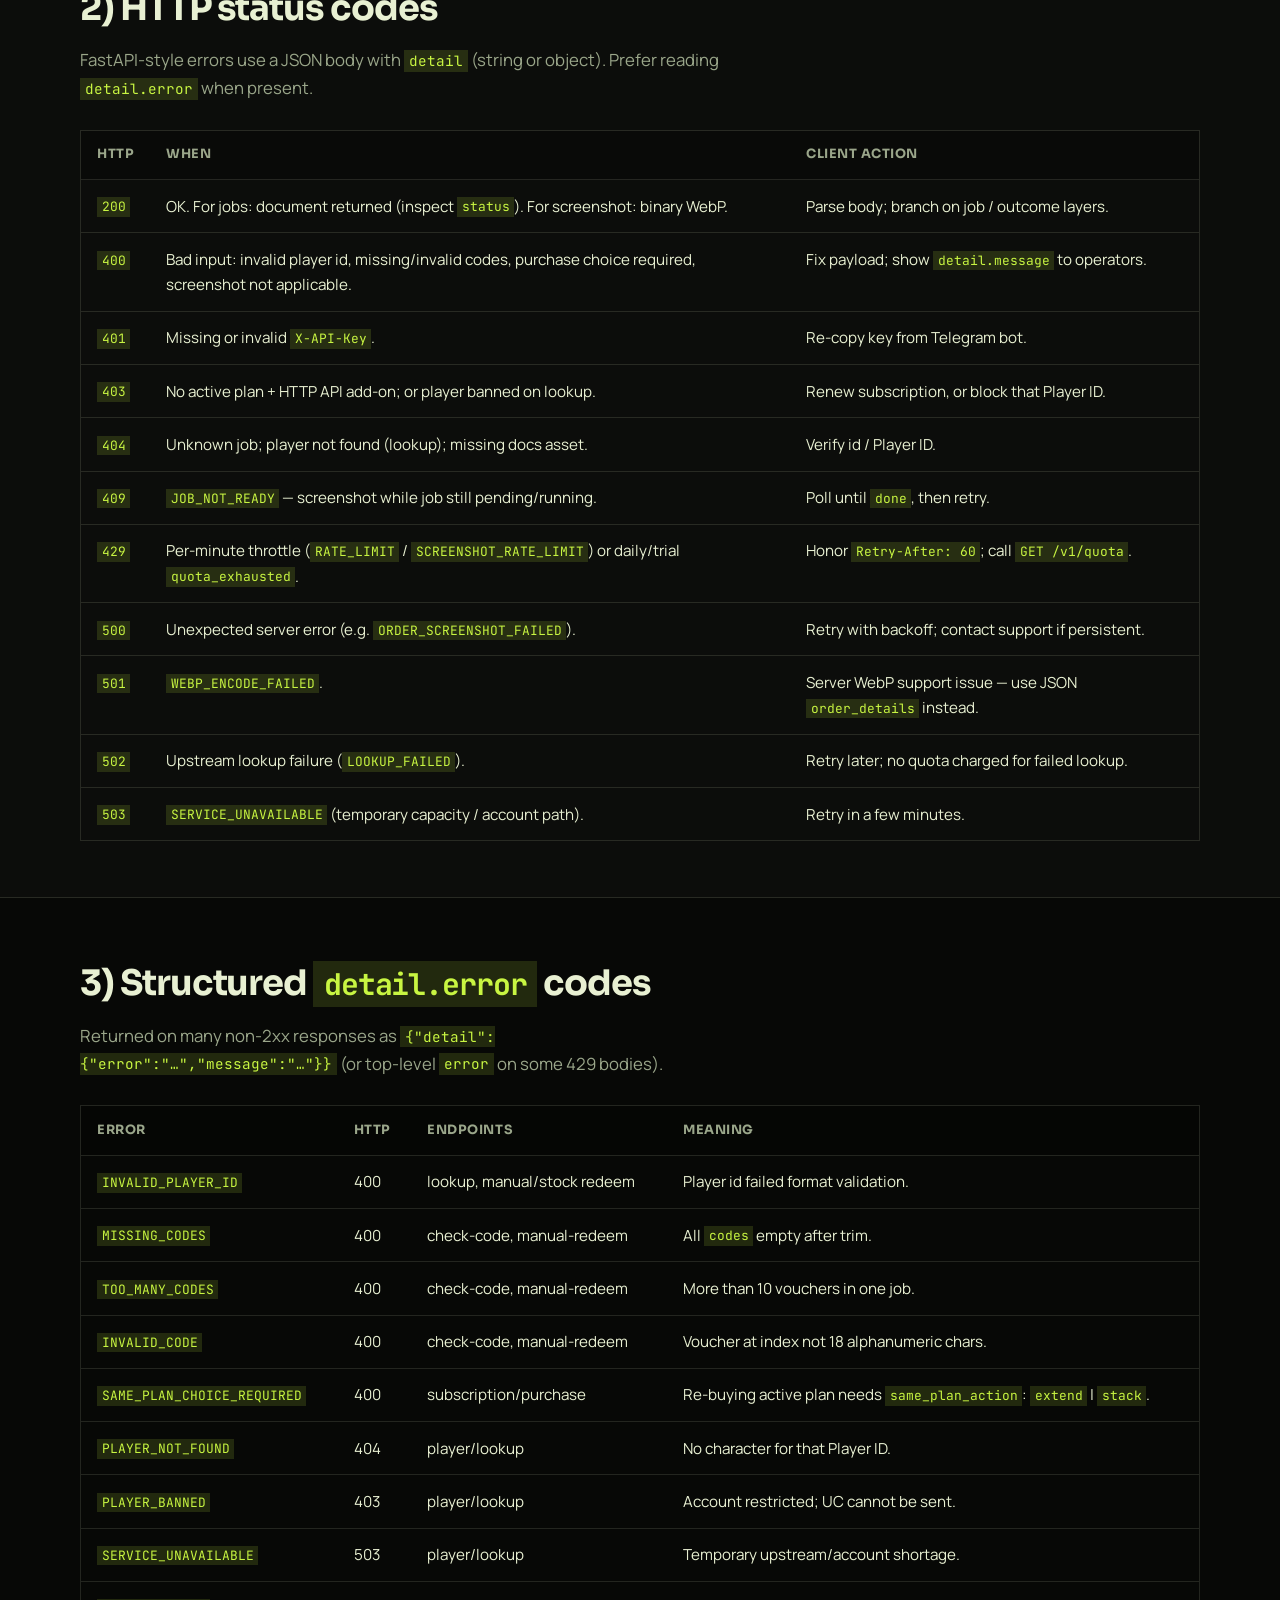
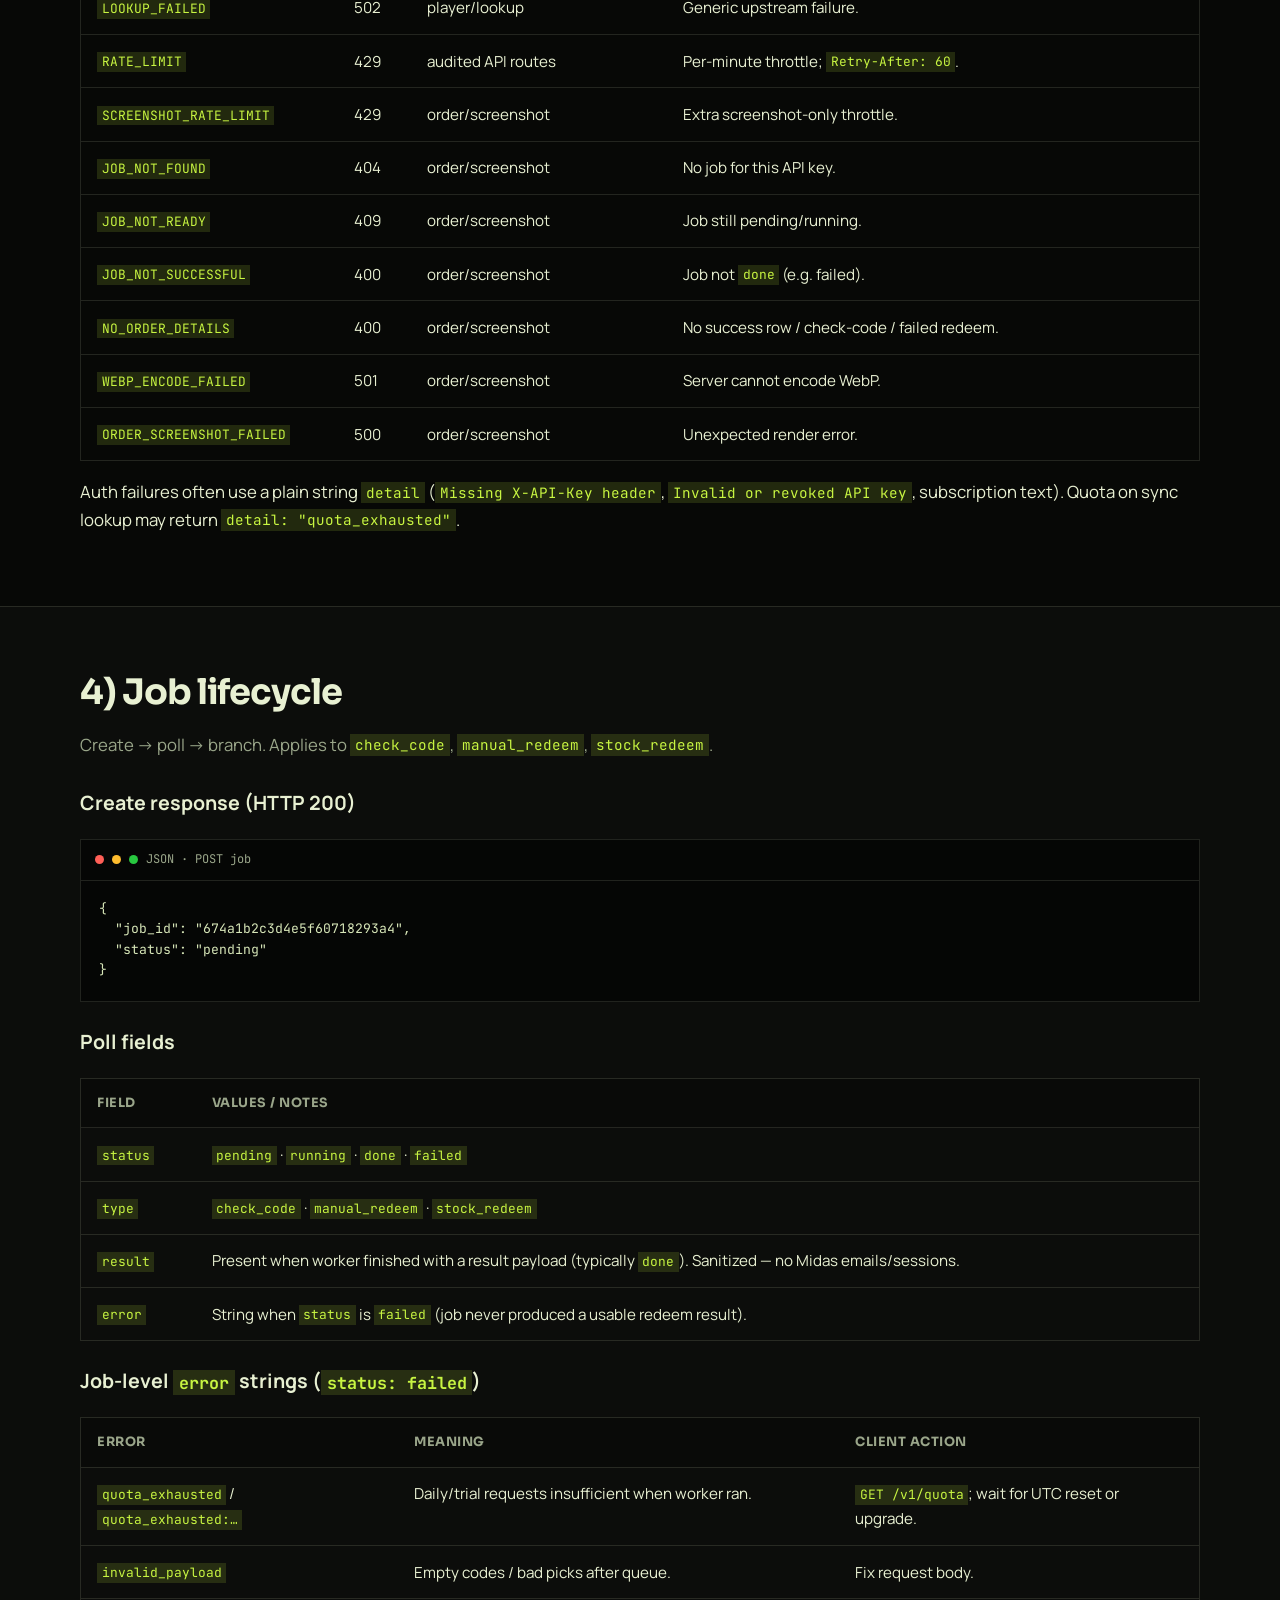
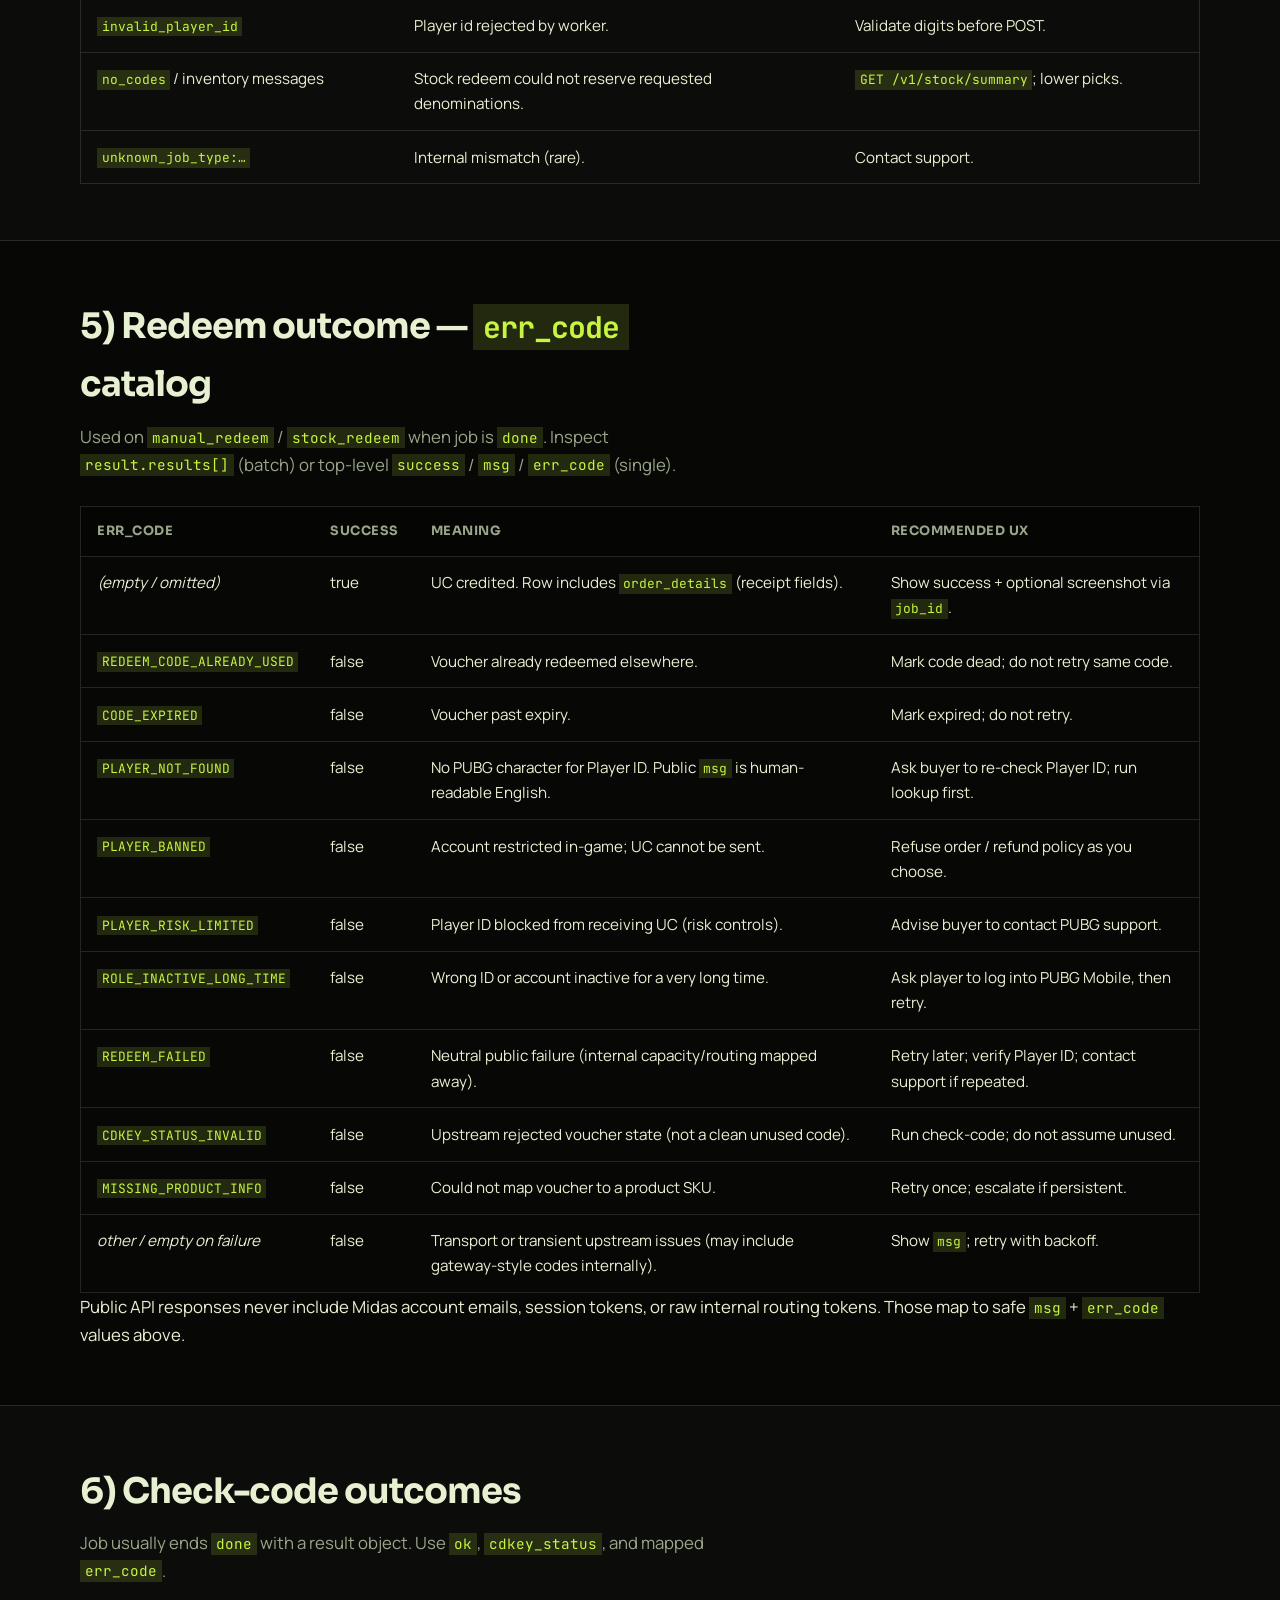
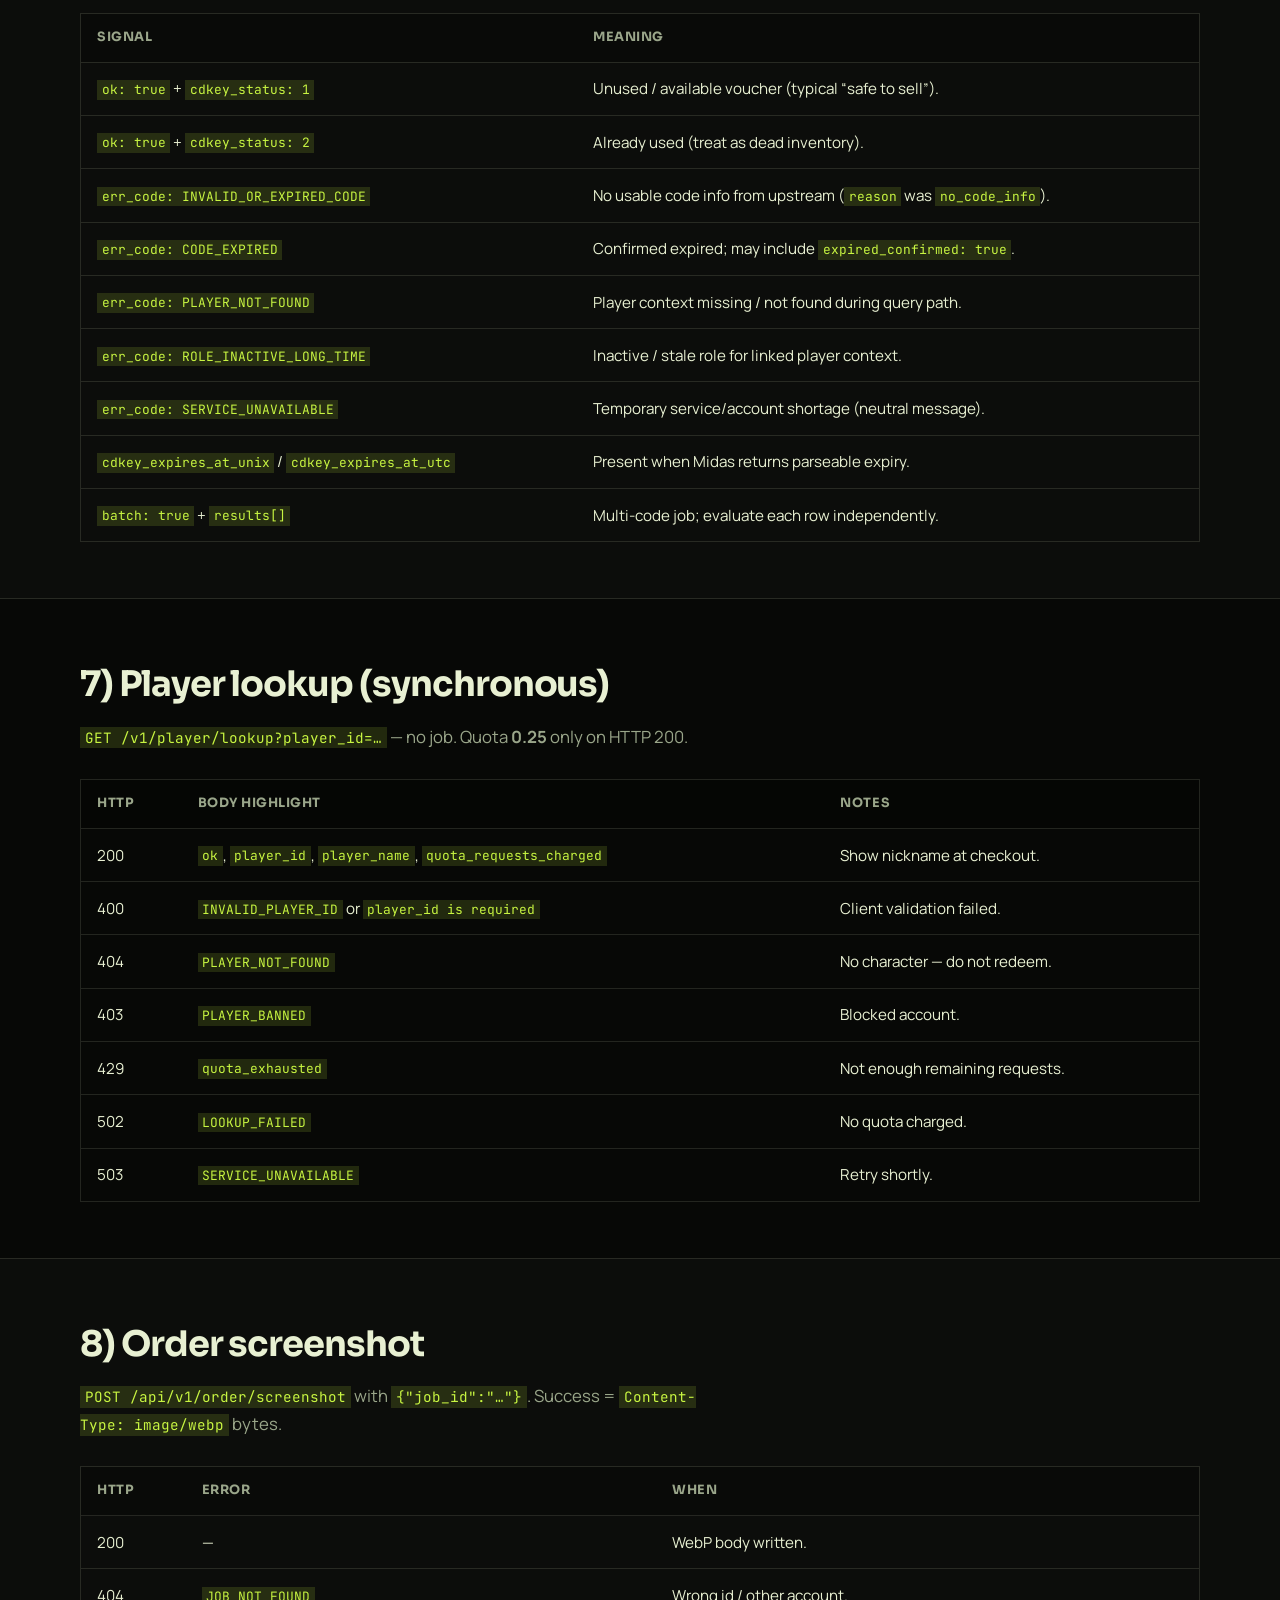
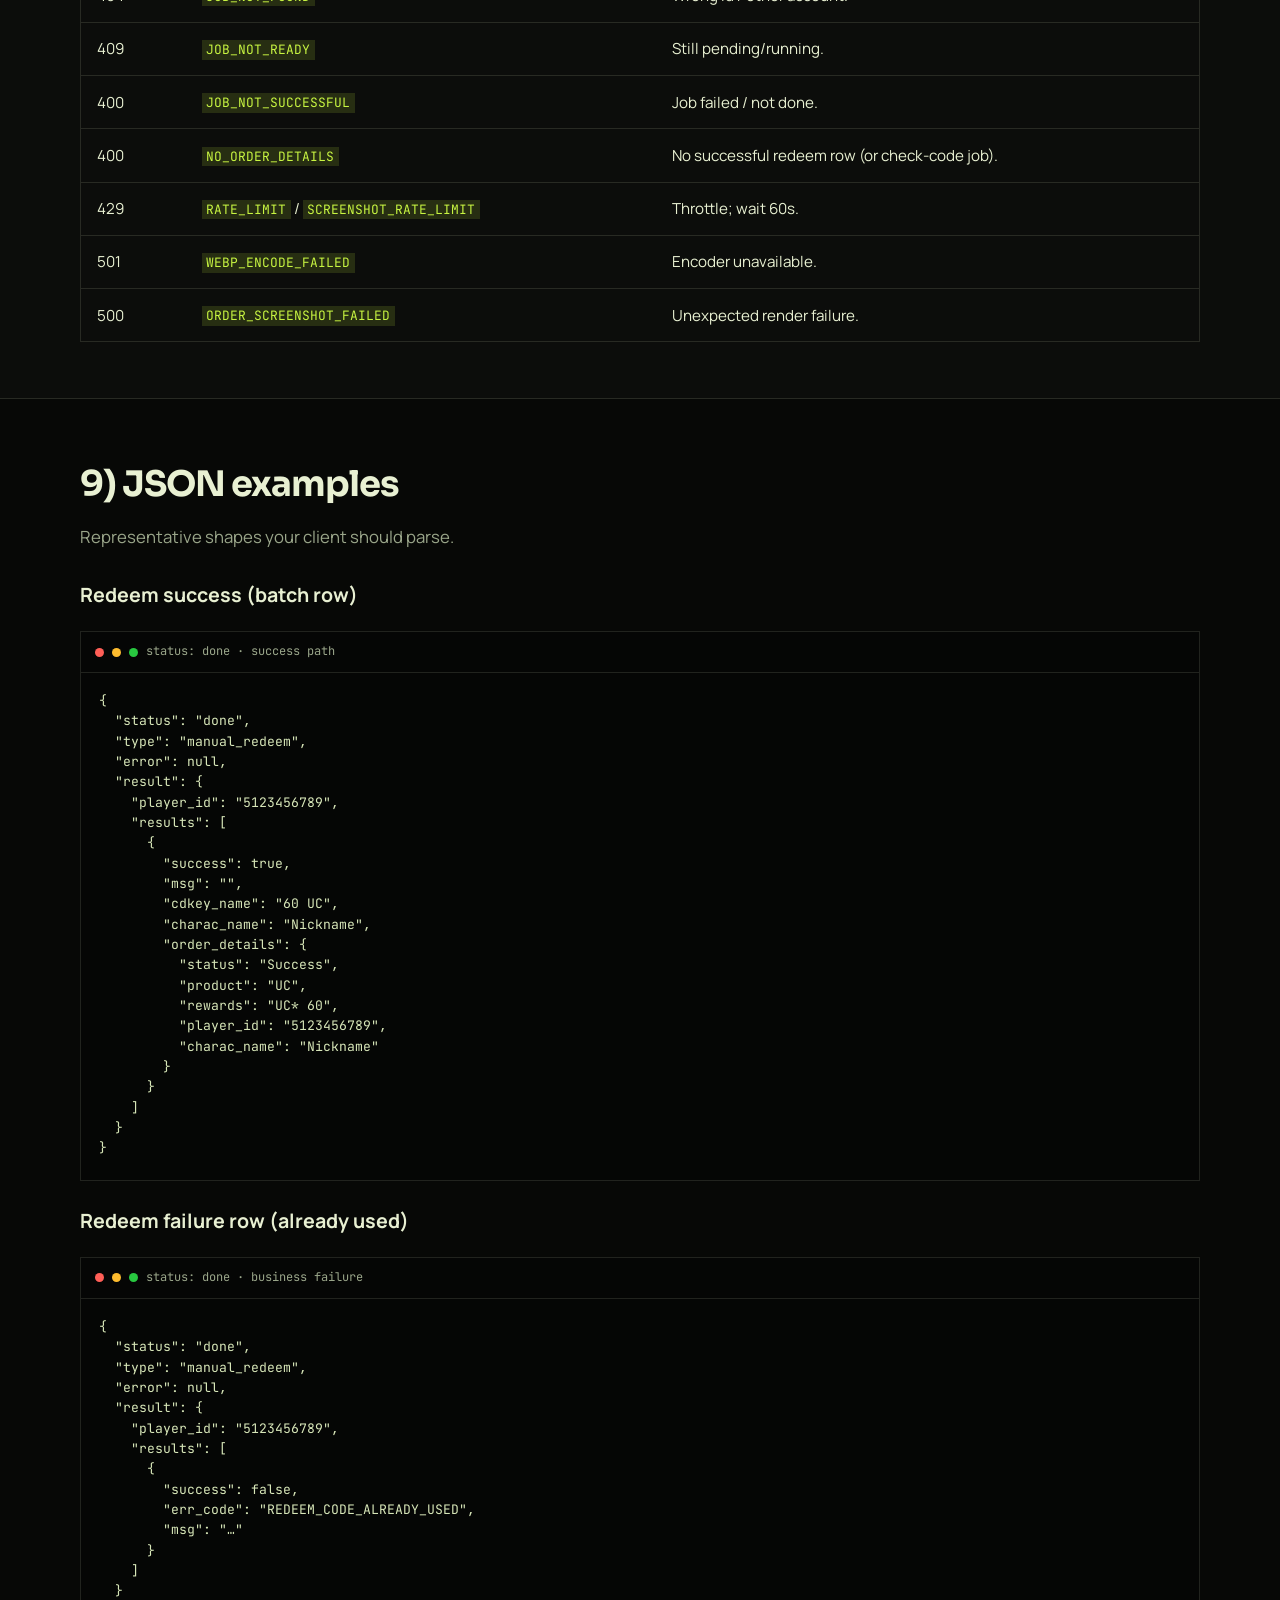
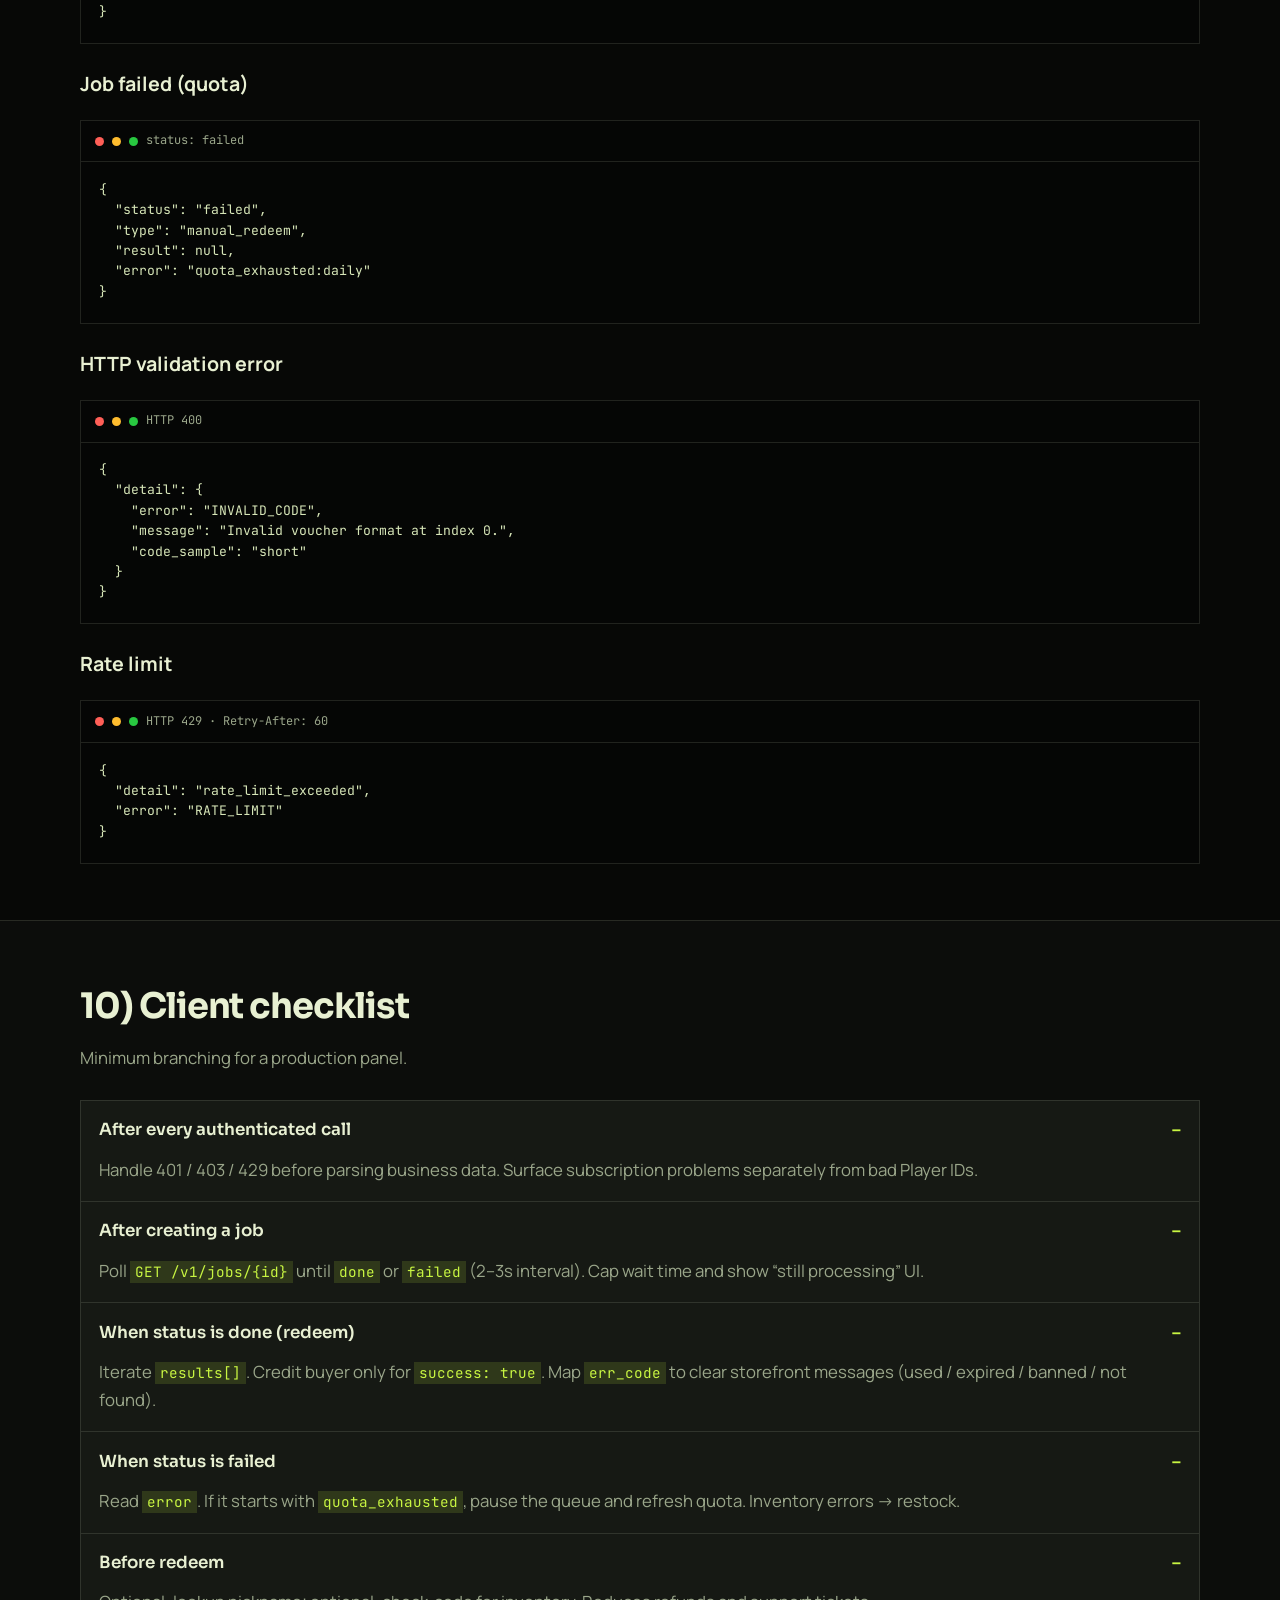
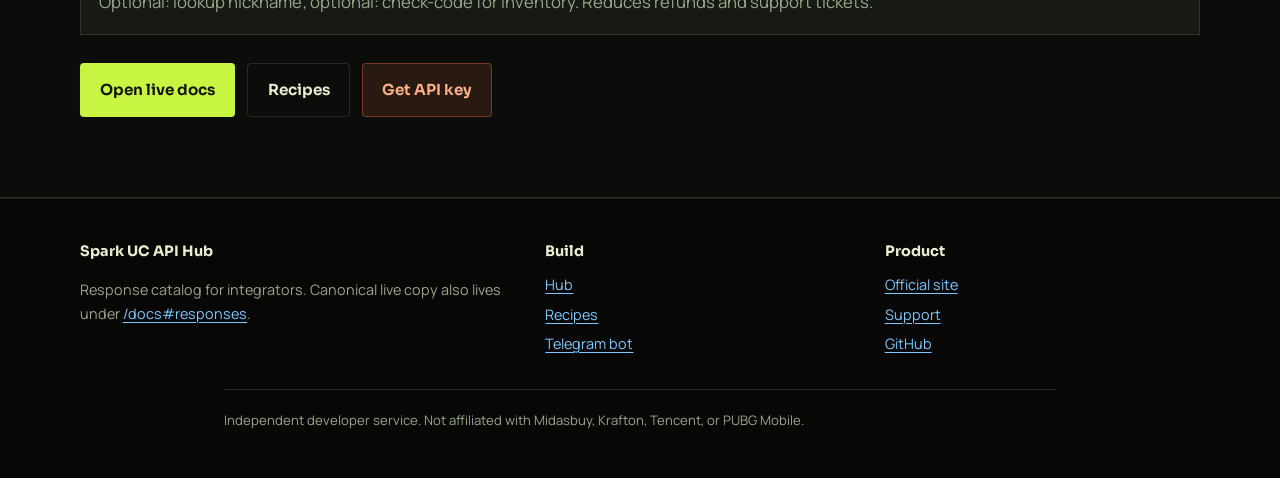
<file: responses.html>
<!DOCTYPE html>
<html lang="en">
<head>
  <meta charset="utf-8"/>
  <meta name="viewport" content="width=device-width, initial-scale=1"/>
  <title>API Response Catalog — Success, Failure &amp; Error Codes | Spark UC API</title>
  <meta name="description" content="Complete Spark UC Bot HTTP API response reference: HTTP status codes, job statuses, redeem err_code values, check-code outcomes, player lookup errors, and screenshot errors for developers."/>
  <meta name="robots" content="index,follow"/>
  <link rel="canonical" href="https://aliothman123.github.io/spark-uc-midasbuy-api/responses.html"/>
  <link rel="icon" href="./assets/favicon.svg" type="image/svg+xml"/>
  <meta property="og:type" content="article"/>
  <meta property="og:url" content="https://aliothman123.github.io/spark-uc-midasbuy-api/responses.html"/>
  <meta property="og:title" content="Spark UC API — response &amp; error catalog"/>
  <meta property="og:description" content="Every HTTP status, job state, and err_code your integration should handle."/>
  <meta property="og:image" content="https://aliothman123.github.io/spark-uc-midasbuy-api/assets/og-cover.svg"/>
  <link rel="preconnect" href="https://fonts.googleapis.com"/>
  <link rel="preconnect" href="https://fonts.gstatic.com" crossorigin/>
  <link href="https://fonts.googleapis.com/css2?family=JetBrains+Mono:wght@400;600&family=Manrope:wght@400;500;600;700&family=Sora:wght@600;700&display=swap" rel="stylesheet"/>
  <link rel="stylesheet" href="./assets/css/style.css"/>
  <script type="application/ld+json">
  {
    "@context": "https://schema.org",
    "@type": "TechArticle",
    "headline": "Spark UC API response and error catalog",
    "description": "Developer reference for HTTP statuses, job lifecycle, redeem err_code values, and structured API errors.",
    "author": { "@type": "Organization", "name": "Spark UC Bot", "url": "https://www.pubgredeemerbot.com/" },
    "mainEntityOfPage": "https://aliothman123.github.io/spark-uc-midasbuy-api/responses.html"
  }
  </script>
</head>
<body>
  <a class="skip" href="#main">Skip to content</a>
  <header class="top">
    <div class="wrap top-inner">
      <a class="brand" href="./">
        <img src="./assets/favicon.svg" width="36" height="36" alt=""/>
        Spark UC <span style="color:var(--signal)">API</span>
      </a>
      <nav class="nav" aria-label="Primary">
        <a href="./">Hub</a>
        <a href="./responses.html" aria-current="page">Responses</a>
        <a href="./recipes.html">Recipes</a>
        <a href="./bot.html">Telegram bot</a>
        <a href="https://api.pubgredeemerbot.com/docs" rel="noopener">Docs</a>
        <a class="pill" href="https://github.com/aliothman123/spark-uc-midasbuy-api" rel="noopener">GitHub</a>
      </nav>
    </div>
  </header>

  <main id="main">
    <section class="hero" style="padding-bottom:2rem">
      <div class="wrap">
        <p class="hero-kicker">Developer reference</p>
        <h1 style="max-width:16ch">Handle every success and failure path</h1>
        <p class="hero-lead">
          Integrations must treat <strong>three layers</strong> separately: HTTP status, job
          <code class="inline">status</code>, and per-voucher <code class="inline">success</code> /
          <code class="inline">err_code</code>. This page catalogs them all.
        </p>
        <div class="link-row">
          <a href="https://api.pubgredeemerbot.com/docs#responses" rel="noopener">Live /docs catalog</a>
          <a href="https://api.pubgredeemerbot.com/swagger" rel="noopener">Swagger</a>
          <a href="./recipes.html">Integration recipes</a>
        </div>
      </div>
    </section>

    <section class="band">
      <div class="wrap">
        <nav class="toc reveal" aria-label="On this page">
          <strong>On this page</strong>
          <ol>
            <li><a href="#layers">Three response layers</a></li>
            <li><a href="#http">HTTP status codes</a></li>
            <li><a href="#structured">Structured <code>detail.error</code> codes</a></li>
            <li><a href="#jobs">Job lifecycle</a></li>
            <li><a href="#redeem">Redeem <code>err_code</code> catalog</a></li>
            <li><a href="#check">Check-code outcomes</a></li>
            <li><a href="#lookup">Player lookup</a></li>
            <li><a href="#screenshot">Order screenshot</a></li>
            <li><a href="#examples">JSON examples</a></li>
            <li><a href="#checklist">Client checklist</a></li>
          </ol>
        </nav>
      </div>
    </section>

    <section id="layers">
      <div class="wrap">
        <div class="section-head reveal">
          <h2>1) Three response layers</h2>
          <p>Never conflate these. A request can be HTTP 200 with a failed redeem inside.</p>
        </div>
        <div class="table-wrap reveal">
          <table>
            <thead>
              <tr><th>Layer</th><th>Where</th><th>Means</th></tr>
            </thead>
            <tbody>
              <tr>
                <td><span class="badge badge-info">HTTP</span></td>
                <td>Status line + optional JSON <code class="inline">detail</code></td>
                <td>Auth, validation, rate limits, resource existence. Does <em>not</em> mean UC was credited.</td>
              </tr>
              <tr>
                <td><span class="badge badge-warn">Job</span></td>
                <td><code class="inline">GET /v1/jobs/{id}</code> → <code class="inline">status</code> / <code class="inline">error</code></td>
                <td>Queue lifecycle: pending → running → <strong>done</strong> or <strong>failed</strong>.</td>
              </tr>
              <tr>
                <td><span class="badge badge-ok">Outcome</span></td>
                <td><code class="inline">result.success</code>, <code class="inline">result.results[].success</code>, <code class="inline">err_code</code>, check-code <code class="inline">ok</code></td>
                <td>Whether each voucher redeemed / validated. Inspect even when job <code class="inline">status</code> is <code class="inline">done</code>.</td>
              </tr>
            </tbody>
          </table>
        </div>
        <div class="callout reveal">
          <strong>Critical:</strong> <code class="inline">status: "done"</code> means the worker finished.
          For redeem jobs, check every row’s <code class="inline">success</code> (and <code class="inline">err_code</code> on failure).
          Partial batches are common: some codes succeed, others return <code class="inline">REDEEM_CODE_ALREADY_USED</code>.
        </div>
      </div>
    </section>

    <section class="band" id="http">
      <div class="wrap">
        <div class="section-head reveal">
          <h2>2) HTTP status codes</h2>
          <p>FastAPI-style errors use a JSON body with <code class="inline">detail</code> (string or object). Prefer reading <code class="inline">detail.error</code> when present.</p>
        </div>
        <div class="table-wrap reveal">
          <table>
            <thead>
              <tr><th>HTTP</th><th>When</th><th>Client action</th></tr>
            </thead>
            <tbody>
              <tr>
                <td><code class="inline">200</code></td>
                <td>OK. For jobs: document returned (inspect <code class="inline">status</code>). For screenshot: binary WebP.</td>
                <td>Parse body; branch on job / outcome layers.</td>
              </tr>
              <tr>
                <td><code class="inline">400</code></td>
                <td>Bad input: invalid player id, missing/invalid codes, purchase choice required, screenshot not applicable.</td>
                <td>Fix payload; show <code class="inline">detail.message</code> to operators.</td>
              </tr>
              <tr>
                <td><code class="inline">401</code></td>
                <td>Missing or invalid <code class="inline">X-API-Key</code>.</td>
                <td>Re-copy key from Telegram bot.</td>
              </tr>
              <tr>
                <td><code class="inline">403</code></td>
                <td>No active plan + HTTP API add-on; or player banned on lookup.</td>
                <td>Renew subscription, or block that Player ID.</td>
              </tr>
              <tr>
                <td><code class="inline">404</code></td>
                <td>Unknown job; player not found (lookup); missing docs asset.</td>
                <td>Verify id / Player ID.</td>
              </tr>
              <tr>
                <td><code class="inline">409</code></td>
                <td><code class="inline">JOB_NOT_READY</code> — screenshot while job still pending/running.</td>
                <td>Poll until <code class="inline">done</code>, then retry.</td>
              </tr>
              <tr>
                <td><code class="inline">429</code></td>
                <td>Per-minute throttle (<code class="inline">RATE_LIMIT</code> / <code class="inline">SCREENSHOT_RATE_LIMIT</code>) or daily/trial <code class="inline">quota_exhausted</code>.</td>
                <td>Honor <code class="inline">Retry-After: 60</code>; call <code class="inline">GET /v1/quota</code>.</td>
              </tr>
              <tr>
                <td><code class="inline">500</code></td>
                <td>Unexpected server error (e.g. <code class="inline">ORDER_SCREENSHOT_FAILED</code>).</td>
                <td>Retry with backoff; contact support if persistent.</td>
              </tr>
              <tr>
                <td><code class="inline">501</code></td>
                <td><code class="inline">WEBP_ENCODE_FAILED</code>.</td>
                <td>Server WebP support issue — use JSON <code class="inline">order_details</code> instead.</td>
              </tr>
              <tr>
                <td><code class="inline">502</code></td>
                <td>Upstream lookup failure (<code class="inline">LOOKUP_FAILED</code>).</td>
                <td>Retry later; no quota charged for failed lookup.</td>
              </tr>
              <tr>
                <td><code class="inline">503</code></td>
                <td><code class="inline">SERVICE_UNAVAILABLE</code> (temporary capacity / account path).</td>
                <td>Retry in a few minutes.</td>
              </tr>
            </tbody>
          </table>
        </div>
      </div>
    </section>

    <section id="structured">
      <div class="wrap">
        <div class="section-head reveal">
          <h2>3) Structured <code class="inline">detail.error</code> codes</h2>
          <p>Returned on many non-2xx responses as <code class="inline">{"detail":{"error":"…","message":"…"}}</code> (or top-level <code class="inline">error</code> on some 429 bodies).</p>
        </div>
        <div class="table-wrap reveal">
          <table>
            <thead>
              <tr><th>error</th><th>HTTP</th><th>Endpoints</th><th>Meaning</th></tr>
            </thead>
            <tbody>
              <tr><td><code class="inline">INVALID_PLAYER_ID</code></td><td>400</td><td>lookup, manual/stock redeem</td><td>Player id failed format validation.</td></tr>
              <tr><td><code class="inline">MISSING_CODES</code></td><td>400</td><td>check-code, manual-redeem</td><td>All <code class="inline">codes</code> empty after trim.</td></tr>
              <tr><td><code class="inline">TOO_MANY_CODES</code></td><td>400</td><td>check-code, manual-redeem</td><td>More than 10 vouchers in one job.</td></tr>
              <tr><td><code class="inline">INVALID_CODE</code></td><td>400</td><td>check-code, manual-redeem</td><td>Voucher at index not 18 alphanumeric chars.</td></tr>
              <tr><td><code class="inline">SAME_PLAN_CHOICE_REQUIRED</code></td><td>400</td><td>subscription/purchase</td><td>Re-buying active plan needs <code class="inline">same_plan_action</code>: <code class="inline">extend</code> | <code class="inline">stack</code>.</td></tr>
              <tr><td><code class="inline">PLAYER_NOT_FOUND</code></td><td>404</td><td>player/lookup</td><td>No character for that Player ID.</td></tr>
              <tr><td><code class="inline">PLAYER_BANNED</code></td><td>403</td><td>player/lookup</td><td>Account restricted; UC cannot be sent.</td></tr>
              <tr><td><code class="inline">SERVICE_UNAVAILABLE</code></td><td>503</td><td>player/lookup</td><td>Temporary upstream/account shortage.</td></tr>
              <tr><td><code class="inline">LOOKUP_FAILED</code></td><td>502</td><td>player/lookup</td><td>Generic upstream failure.</td></tr>
              <tr><td><code class="inline">RATE_LIMIT</code></td><td>429</td><td>audited API routes</td><td>Per-minute throttle; <code class="inline">Retry-After: 60</code>.</td></tr>
              <tr><td><code class="inline">SCREENSHOT_RATE_LIMIT</code></td><td>429</td><td>order/screenshot</td><td>Extra screenshot-only throttle.</td></tr>
              <tr><td><code class="inline">JOB_NOT_FOUND</code></td><td>404</td><td>order/screenshot</td><td>No job for this API key.</td></tr>
              <tr><td><code class="inline">JOB_NOT_READY</code></td><td>409</td><td>order/screenshot</td><td>Job still pending/running.</td></tr>
              <tr><td><code class="inline">JOB_NOT_SUCCESSFUL</code></td><td>400</td><td>order/screenshot</td><td>Job not <code class="inline">done</code> (e.g. failed).</td></tr>
              <tr><td><code class="inline">NO_ORDER_DETAILS</code></td><td>400</td><td>order/screenshot</td><td>No success row / check-code / failed redeem.</td></tr>
              <tr><td><code class="inline">WEBP_ENCODE_FAILED</code></td><td>501</td><td>order/screenshot</td><td>Server cannot encode WebP.</td></tr>
              <tr><td><code class="inline">ORDER_SCREENSHOT_FAILED</code></td><td>500</td><td>order/screenshot</td><td>Unexpected render error.</td></tr>
            </tbody>
          </table>
        </div>
        <p class="muted-note reveal">Auth failures often use a plain string <code class="inline">detail</code> (<code class="inline">Missing X-API-Key header</code>, <code class="inline">Invalid or revoked API key</code>, subscription text). Quota on sync lookup may return <code class="inline">detail: "quota_exhausted"</code>.</p>
      </div>
    </section>

    <section class="band" id="jobs">
      <div class="wrap">
        <div class="section-head reveal">
          <h2>4) Job lifecycle</h2>
          <p>Create → poll → branch. Applies to <code class="inline">check_code</code>, <code class="inline">manual_redeem</code>, <code class="inline">stock_redeem</code>.</p>
        </div>
        <h3 class="reveal">Create response (HTTP 200)</h3>
        <div class="terminal reveal">
          <div class="terminal-bar"><span></span><span></span><span></span> JSON · POST job</div>
          <pre>{
  "job_id": "674a1b2c3d4e5f60718293a4",
  "status": "pending"
}</pre>
        </div>
        <h3 class="reveal" style="margin-top:1.5rem">Poll fields</h3>
        <div class="table-wrap reveal">
          <table>
            <thead>
              <tr><th>Field</th><th>Values / notes</th></tr>
            </thead>
            <tbody>
              <tr><td><code class="inline">status</code></td><td><code class="inline">pending</code> · <code class="inline">running</code> · <code class="inline">done</code> · <code class="inline">failed</code></td></tr>
              <tr><td><code class="inline">type</code></td><td><code class="inline">check_code</code> · <code class="inline">manual_redeem</code> · <code class="inline">stock_redeem</code></td></tr>
              <tr><td><code class="inline">result</code></td><td>Present when worker finished with a result payload (typically <code class="inline">done</code>). Sanitized — no Midas emails/sessions.</td></tr>
              <tr><td><code class="inline">error</code></td><td>String when <code class="inline">status</code> is <code class="inline">failed</code> (job never produced a usable redeem result).</td></tr>
            </tbody>
          </table>
        </div>
        <h3 class="reveal" style="margin-top:1.5rem">Job-level <code class="inline">error</code> strings (<code class="inline">status: failed</code>)</h3>
        <div class="table-wrap reveal">
          <table>
            <thead>
              <tr><th>error</th><th>Meaning</th><th>Client action</th></tr>
            </thead>
            <tbody>
              <tr><td><code class="inline">quota_exhausted</code> / <code class="inline">quota_exhausted:…</code></td><td>Daily/trial requests insufficient when worker ran.</td><td><code class="inline">GET /v1/quota</code>; wait for UTC reset or upgrade.</td></tr>
              <tr><td><code class="inline">invalid_payload</code></td><td>Empty codes / bad picks after queue.</td><td>Fix request body.</td></tr>
              <tr><td><code class="inline">invalid_player_id</code></td><td>Player id rejected by worker.</td><td>Validate digits before POST.</td></tr>
              <tr><td><code class="inline">no_codes</code> / inventory messages</td><td>Stock redeem could not reserve requested denominations.</td><td><code class="inline">GET /v1/stock/summary</code>; lower picks.</td></tr>
              <tr><td><code class="inline">unknown_job_type:…</code></td><td>Internal mismatch (rare).</td><td>Contact support.</td></tr>
            </tbody>
          </table>
        </div>
      </div>
    </section>

    <section id="redeem">
      <div class="wrap">
        <div class="section-head reveal">
          <h2>5) Redeem outcome — <code class="inline">err_code</code> catalog</h2>
          <p>
            Used on <code class="inline">manual_redeem</code> / <code class="inline">stock_redeem</code> when job is
            <code class="inline">done</code>. Inspect <code class="inline">result.results[]</code> (batch) or top-level
            <code class="inline">success</code> / <code class="inline">msg</code> / <code class="inline">err_code</code> (single).
          </p>
        </div>
        <div class="table-wrap reveal">
          <table>
            <thead>
              <tr><th>err_code</th><th>success</th><th>Meaning</th><th>Recommended UX</th></tr>
            </thead>
            <tbody>
              <tr>
                <td><em>(empty / omitted)</em></td>
                <td><span class="badge badge-ok">true</span></td>
                <td>UC credited. Row includes <code class="inline">order_details</code> (receipt fields).</td>
                <td>Show success + optional screenshot via <code class="inline">job_id</code>.</td>
              </tr>
              <tr>
                <td><code class="inline">REDEEM_CODE_ALREADY_USED</code></td>
                <td><span class="badge badge-err">false</span></td>
                <td>Voucher already redeemed elsewhere.</td>
                <td>Mark code dead; do not retry same code.</td>
              </tr>
              <tr>
                <td><code class="inline">CODE_EXPIRED</code></td>
                <td><span class="badge badge-err">false</span></td>
                <td>Voucher past expiry.</td>
                <td>Mark expired; do not retry.</td>
              </tr>
              <tr>
                <td><code class="inline">PLAYER_NOT_FOUND</code></td>
                <td><span class="badge badge-err">false</span></td>
                <td>No PUBG character for Player ID. Public <code class="inline">msg</code> is human-readable English.</td>
                <td>Ask buyer to re-check Player ID; run lookup first.</td>
              </tr>
              <tr>
                <td><code class="inline">PLAYER_BANNED</code></td>
                <td><span class="badge badge-err">false</span></td>
                <td>Account restricted in-game; UC cannot be sent.</td>
                <td>Refuse order / refund policy as you choose.</td>
              </tr>
              <tr>
                <td><code class="inline">PLAYER_RISK_LIMITED</code></td>
                <td><span class="badge badge-err">false</span></td>
                <td>Player ID blocked from receiving UC (risk controls).</td>
                <td>Advise buyer to contact PUBG support.</td>
              </tr>
              <tr>
                <td><code class="inline">ROLE_INACTIVE_LONG_TIME</code></td>
                <td><span class="badge badge-err">false</span></td>
                <td>Wrong ID or account inactive for a very long time.</td>
                <td>Ask player to log into PUBG Mobile, then retry.</td>
              </tr>
              <tr>
                <td><code class="inline">REDEEM_FAILED</code></td>
                <td><span class="badge badge-err">false</span></td>
                <td>Neutral public failure (internal capacity/routing mapped away).</td>
                <td>Retry later; verify Player ID; contact support if repeated.</td>
              </tr>
              <tr>
                <td><code class="inline">CDKEY_STATUS_INVALID</code></td>
                <td><span class="badge badge-err">false</span></td>
                <td>Upstream rejected voucher state (not a clean unused code).</td>
                <td>Run check-code; do not assume unused.</td>
              </tr>
              <tr>
                <td><code class="inline">MISSING_PRODUCT_INFO</code></td>
                <td><span class="badge badge-err">false</span></td>
                <td>Could not map voucher to a product SKU.</td>
                <td>Retry once; escalate if persistent.</td>
              </tr>
              <tr>
                <td><em>other / empty on failure</em></td>
                <td><span class="badge badge-err">false</span></td>
                <td>Transport or transient upstream issues (may include gateway-style codes internally).</td>
                <td>Show <code class="inline">msg</code>; retry with backoff.</td>
              </tr>
            </tbody>
          </table>
        </div>
        <div class="callout reveal">
          Public API responses never include Midas account emails, session tokens, or raw internal routing tokens.
          Those map to safe <code class="inline">msg</code> + <code class="inline">err_code</code> values above.
        </div>
      </div>
    </section>

    <section class="band" id="check">
      <div class="wrap">
        <div class="section-head reveal">
          <h2>6) Check-code outcomes</h2>
          <p>Job usually ends <code class="inline">done</code> with a result object. Use <code class="inline">ok</code>, <code class="inline">cdkey_status</code>, and mapped <code class="inline">err_code</code>.</p>
        </div>
        <div class="table-wrap reveal">
          <table>
            <thead>
              <tr><th>Signal</th><th>Meaning</th></tr>
            </thead>
            <tbody>
              <tr><td><code class="inline">ok: true</code> + <code class="inline">cdkey_status: 1</code></td><td>Unused / available voucher (typical “safe to sell”).</td></tr>
              <tr><td><code class="inline">ok: true</code> + <code class="inline">cdkey_status: 2</code></td><td>Already used (treat as dead inventory).</td></tr>
              <tr><td><code class="inline">err_code: INVALID_OR_EXPIRED_CODE</code></td><td>No usable code info from upstream (<code class="inline">reason</code> was <code class="inline">no_code_info</code>).</td></tr>
              <tr><td><code class="inline">err_code: CODE_EXPIRED</code></td><td>Confirmed expired; may include <code class="inline">expired_confirmed: true</code>.</td></tr>
              <tr><td><code class="inline">err_code: PLAYER_NOT_FOUND</code></td><td>Player context missing / not found during query path.</td></tr>
              <tr><td><code class="inline">err_code: ROLE_INACTIVE_LONG_TIME</code></td><td>Inactive / stale role for linked player context.</td></tr>
              <tr><td><code class="inline">err_code: SERVICE_UNAVAILABLE</code></td><td>Temporary service/account shortage (neutral message).</td></tr>
              <tr><td><code class="inline">cdkey_expires_at_unix</code> / <code class="inline">cdkey_expires_at_utc</code></td><td>Present when Midas returns parseable expiry.</td></tr>
              <tr><td><code class="inline">batch: true</code> + <code class="inline">results[]</code></td><td>Multi-code job; evaluate each row independently.</td></tr>
            </tbody>
          </table>
        </div>
      </div>
    </section>

    <section id="lookup">
      <div class="wrap">
        <div class="section-head reveal">
          <h2>7) Player lookup (synchronous)</h2>
          <p><code class="inline">GET /v1/player/lookup?player_id=…</code> — no job. Quota <strong>0.25</strong> only on HTTP 200.</p>
        </div>
        <div class="table-wrap reveal">
          <table>
            <thead>
              <tr><th>HTTP</th><th>Body highlight</th><th>Notes</th></tr>
            </thead>
            <tbody>
              <tr>
                <td>200</td>
                <td><code class="inline">ok</code>, <code class="inline">player_id</code>, <code class="inline">player_name</code>, <code class="inline">quota_requests_charged</code></td>
                <td>Show nickname at checkout.</td>
              </tr>
              <tr>
                <td>400</td>
                <td><code class="inline">INVALID_PLAYER_ID</code> or <code class="inline">player_id is required</code></td>
                <td>Client validation failed.</td>
              </tr>
              <tr>
                <td>404</td>
                <td><code class="inline">PLAYER_NOT_FOUND</code></td>
                <td>No character — do not redeem.</td>
              </tr>
              <tr>
                <td>403</td>
                <td><code class="inline">PLAYER_BANNED</code></td>
                <td>Blocked account.</td>
              </tr>
              <tr>
                <td>429</td>
                <td><code class="inline">quota_exhausted</code></td>
                <td>Not enough remaining requests.</td>
              </tr>
              <tr>
                <td>502</td>
                <td><code class="inline">LOOKUP_FAILED</code></td>
                <td>No quota charged.</td>
              </tr>
              <tr>
                <td>503</td>
                <td><code class="inline">SERVICE_UNAVAILABLE</code></td>
                <td>Retry shortly.</td>
              </tr>
            </tbody>
          </table>
        </div>
      </div>
    </section>

    <section class="band" id="screenshot">
      <div class="wrap">
        <div class="section-head reveal">
          <h2>8) Order screenshot</h2>
          <p><code class="inline">POST /api/v1/order/screenshot</code> with <code class="inline">{"job_id":"…"}</code>. Success = <code class="inline">Content-Type: image/webp</code> bytes.</p>
        </div>
        <div class="table-wrap reveal">
          <table>
            <thead>
              <tr><th>HTTP</th><th>error</th><th>When</th></tr>
            </thead>
            <tbody>
              <tr><td>200</td><td>—</td><td>WebP body written.</td></tr>
              <tr><td>404</td><td><code class="inline">JOB_NOT_FOUND</code></td><td>Wrong id / other account.</td></tr>
              <tr><td>409</td><td><code class="inline">JOB_NOT_READY</code></td><td>Still pending/running.</td></tr>
              <tr><td>400</td><td><code class="inline">JOB_NOT_SUCCESSFUL</code></td><td>Job failed / not done.</td></tr>
              <tr><td>400</td><td><code class="inline">NO_ORDER_DETAILS</code></td><td>No successful redeem row (or check-code job).</td></tr>
              <tr><td>429</td><td><code class="inline">RATE_LIMIT</code> / <code class="inline">SCREENSHOT_RATE_LIMIT</code></td><td>Throttle; wait 60s.</td></tr>
              <tr><td>501</td><td><code class="inline">WEBP_ENCODE_FAILED</code></td><td>Encoder unavailable.</td></tr>
              <tr><td>500</td><td><code class="inline">ORDER_SCREENSHOT_FAILED</code></td><td>Unexpected render failure.</td></tr>
            </tbody>
          </table>
        </div>
      </div>
    </section>

    <section id="examples">
      <div class="wrap">
        <div class="section-head reveal">
          <h2>9) JSON examples</h2>
          <p>Representative shapes your client should parse.</p>
        </div>

        <h3 class="reveal">Redeem success (batch row)</h3>
        <div class="terminal reveal">
          <div class="terminal-bar"><span></span><span></span><span></span> status: done · success path</div>
          <pre>{
  "status": "done",
  "type": "manual_redeem",
  "error": null,
  "result": {
    "player_id": "5123456789",
    "results": [
      {
        "success": true,
        "msg": "",
        "cdkey_name": "60 UC",
        "charac_name": "Nickname",
        "order_details": {
          "status": "Success",
          "product": "UC",
          "rewards": "UC* 60",
          "player_id": "5123456789",
          "charac_name": "Nickname"
        }
      }
    ]
  }
}</pre>
        </div>

        <h3 class="reveal" style="margin-top:1.5rem">Redeem failure row (already used)</h3>
        <div class="terminal reveal">
          <div class="terminal-bar"><span></span><span></span><span></span> status: done · business failure</div>
          <pre>{
  "status": "done",
  "type": "manual_redeem",
  "error": null,
  "result": {
    "player_id": "5123456789",
    "results": [
      {
        "success": false,
        "err_code": "REDEEM_CODE_ALREADY_USED",
        "msg": "…"
      }
    ]
  }
}</pre>
        </div>

        <h3 class="reveal" style="margin-top:1.5rem">Job failed (quota)</h3>
        <div class="terminal reveal">
          <div class="terminal-bar"><span></span><span></span><span></span> status: failed</div>
          <pre>{
  "status": "failed",
  "type": "manual_redeem",
  "result": null,
  "error": "quota_exhausted:daily"
}</pre>
        </div>

        <h3 class="reveal" style="margin-top:1.5rem">HTTP validation error</h3>
        <div class="terminal reveal">
          <div class="terminal-bar"><span></span><span></span><span></span> HTTP 400</div>
          <pre>{
  "detail": {
    "error": "INVALID_CODE",
    "message": "Invalid voucher format at index 0.",
    "code_sample": "short"
  }
}</pre>
        </div>

        <h3 class="reveal" style="margin-top:1.5rem">Rate limit</h3>
        <div class="terminal reveal">
          <div class="terminal-bar"><span></span><span></span><span></span> HTTP 429 · Retry-After: 60</div>
          <pre>{
  "detail": "rate_limit_exceeded",
  "error": "RATE_LIMIT"
}</pre>
        </div>
      </div>
    </section>

    <section class="band" id="checklist">
      <div class="wrap">
        <div class="section-head reveal">
          <h2>10) Client checklist</h2>
          <p>Minimum branching for a production panel.</p>
        </div>
        <div class="faq reveal">
          <details open>
            <summary>After every authenticated call</summary>
            <p>Handle 401 / 403 / 429 before parsing business data. Surface subscription problems separately from bad Player IDs.</p>
          </details>
          <details open>
            <summary>After creating a job</summary>
            <p>Poll <code class="inline">GET /v1/jobs/{id}</code> until <code class="inline">done</code> or <code class="inline">failed</code> (2–3s interval). Cap wait time and show “still processing” UI.</p>
          </details>
          <details open>
            <summary>When status is done (redeem)</summary>
            <p>Iterate <code class="inline">results[]</code>. Credit buyer only for <code class="inline">success: true</code>. Map <code class="inline">err_code</code> to clear storefront messages (used / expired / banned / not found).</p>
          </details>
          <details open>
            <summary>When status is failed</summary>
            <p>Read <code class="inline">error</code>. If it starts with <code class="inline">quota_exhausted</code>, pause the queue and refresh quota. Inventory errors → restock.</p>
          </details>
          <details open>
            <summary>Before redeem</summary>
            <p>Optional: lookup nickname; optional: check-code for inventory. Reduces refunds and support tickets.</p>
          </details>
        </div>
        <div class="cta-row reveal" style="margin-top:1.75rem">
          <a class="btn btn-primary" href="https://api.pubgredeemerbot.com/docs#responses" rel="noopener">Open live docs</a>
          <a class="btn btn-ghost" href="./recipes.html">Recipes</a>
          <a class="btn btn-ember" href="https://telegram.me/SparkUCBot" rel="noopener">Get API key</a>
        </div>
      </div>
    </section>
  </main>

  <footer class="foot">
    <div class="wrap foot-grid">
      <div>
        <strong>Spark UC API Hub</strong>
        <p>Response catalog for integrators. Canonical live copy also lives under <a href="https://api.pubgredeemerbot.com/docs#responses" rel="noopener">/docs#responses</a>.</p>
      </div>
      <div>
        <strong>Build</strong>
        <ul>
          <li><a href="./">Hub</a></li>
          <li><a href="./recipes.html">Recipes</a></li>
          <li><a href="./bot.html">Telegram bot</a></li>
        </ul>
      </div>
      <div>
        <strong>Product</strong>
        <ul>
          <li><a href="https://www.pubgredeemerbot.com/" rel="noopener">Official site</a></li>
          <li><a href="https://telegram.me/sparkuc_support" rel="noopener">Support</a></li>
          <li><a href="https://github.com/aliothman123/spark-uc-midasbuy-api" rel="noopener">GitHub</a></li>
        </ul>
      </div>
    </div>
    <div class="wrap disclaimer">
      Independent developer service. Not affiliated with Midasbuy, Krafton, Tencent, or PUBG Mobile.
    </div>
  </footer>
  <script src="./assets/js/main.js" defer></script>
</body>
</html>
</file>
<file: assets/css/style.css>
/* Spark UC — GitHub Pages hub (distinct from pubgredeemerbot.com) */
:root {
  --ink: #070806;
  --ink-2: #10120e;
  --panel: #161914;
  --line: rgba(232, 240, 210, 0.12);
  --text: #e8f0d2;
  --muted: #9aa68a;
  --signal: #c8f542;
  --signal-dim: rgba(200, 245, 66, 0.14);
  --ember: #ff7a45;
  --sky: #7ec8ff;
  --max: 1120px;
  --font-display: "Sora", system-ui, sans-serif;
  --font-body: "Manrope", system-ui, sans-serif;
  --font-mono: "JetBrains Mono", ui-monospace, monospace;
  --radius: 4px;
  --shadow: 0 30px 80px rgba(0, 0, 0, 0.45);
}

*,
*::before,
*::after {
  box-sizing: border-box;
}

html {
  scroll-behavior: smooth;
}

body {
  margin: 0;
  min-height: 100vh;
  color: var(--text);
  background: var(--ink);
  font-family: var(--font-body);
  font-size: 1.05rem;
  line-height: 1.65;
  -webkit-font-smoothing: antialiased;
}

body::before {
  content: "";
  position: fixed;
  inset: 0;
  pointer-events: none;
  z-index: 0;
  background:
    radial-gradient(900px 500px at 12% -10%, rgba(200, 245, 66, 0.16), transparent 55%),
    radial-gradient(700px 420px at 100% 0%, rgba(255, 122, 69, 0.12), transparent 50%),
    linear-gradient(180deg, #0b0d09 0%, var(--ink) 40%, #050604 100%);
}

body::after {
  content: "";
  position: fixed;
  inset: 0;
  pointer-events: none;
  z-index: 0;
  opacity: 0.35;
  background-image: linear-gradient(rgba(232, 240, 210, 0.03) 1px, transparent 1px),
    linear-gradient(90deg, rgba(232, 240, 210, 0.03) 1px, transparent 1px);
  background-size: 48px 48px;
  mask-image: linear-gradient(180deg, #000 0%, transparent 75%);
}

img {
  max-width: 100%;
  height: auto;
  display: block;
}

a {
  color: var(--sky);
  text-decoration-thickness: 1px;
  text-underline-offset: 3px;
}

a:hover {
  color: var(--signal);
}

.skip {
  position: absolute;
  left: -999px;
  top: 0;
  background: var(--signal);
  color: #111;
  padding: 0.6rem 1rem;
  z-index: 100;
}
.skip:focus {
  left: 0.75rem;
  top: 0.75rem;
}

.wrap {
  width: min(100% - 2rem, var(--max));
  margin-inline: auto;
  position: relative;
  z-index: 1;
}

/* Header */
.top {
  position: sticky;
  top: 0;
  z-index: 50;
  backdrop-filter: blur(14px);
  background: rgba(7, 8, 6, 0.78);
  border-bottom: 1px solid var(--line);
}

.top-inner {
  display: flex;
  align-items: center;
  justify-content: space-between;
  gap: 1rem;
  padding: 0.85rem 0;
}

.brand {
  display: flex;
  align-items: center;
  gap: 0.7rem;
  color: var(--text);
  text-decoration: none;
  font-family: var(--font-display);
  font-weight: 700;
  letter-spacing: -0.02em;
}

.brand img {
  width: 36px;
  height: 36px;
}

.nav {
  display: flex;
  flex-wrap: wrap;
  gap: 0.35rem 1rem;
  align-items: center;
  font-size: 0.92rem;
}

.nav a {
  color: var(--muted);
  text-decoration: none;
}

.nav a:hover,
.nav a[aria-current="page"] {
  color: var(--signal);
}

.nav .pill {
  display: inline-flex;
  align-items: center;
  padding: 0.4rem 0.75rem;
  border: 1px solid rgba(200, 245, 66, 0.35);
  background: var(--signal-dim);
  color: var(--signal);
  text-decoration: none;
  font-weight: 600;
  border-radius: 999px;
}

/* Hero — one composition */
.hero {
  padding: 4.5rem 0 3.25rem;
  position: relative;
}

.hero-kicker {
  display: inline-flex;
  align-items: center;
  gap: 0.5rem;
  font-family: var(--font-mono);
  font-size: 0.78rem;
  letter-spacing: 0.08em;
  text-transform: uppercase;
  color: var(--signal);
  margin: 0 0 1.25rem;
}

.hero-kicker::before {
  content: "";
  width: 0.55rem;
  height: 0.55rem;
  border-radius: 50%;
  background: var(--signal);
  box-shadow: 0 0 16px var(--signal);
  animation: pulse 2.2s ease-in-out infinite;
}

@keyframes pulse {
  0%,
  100% {
    opacity: 1;
    transform: scale(1);
  }
  50% {
    opacity: 0.45;
    transform: scale(0.85);
  }
}

.hero h1 {
  font-family: var(--font-display);
  font-weight: 700;
  font-size: clamp(2.35rem, 6vw, 4.1rem);
  line-height: 1.05;
  letter-spacing: -0.04em;
  margin: 0 0 1.1rem;
  max-width: 14ch;
}

.hero h1 em {
  font-style: normal;
  color: var(--signal);
}

.hero-lead {
  max-width: 38rem;
  color: var(--muted);
  font-size: 1.12rem;
  margin: 0 0 1.75rem;
}

.cta-row {
  display: flex;
  flex-wrap: wrap;
  gap: 0.75rem;
  margin-bottom: 1.5rem;
}

.btn {
  display: inline-flex;
  align-items: center;
  justify-content: center;
  gap: 0.45rem;
  padding: 0.85rem 1.2rem;
  border-radius: var(--radius);
  font-family: var(--font-display);
  font-weight: 650;
  font-size: 0.95rem;
  text-decoration: none;
  border: 1px solid transparent;
  transition: transform 0.18s ease, background 0.18s ease, border-color 0.18s ease;
}

.btn:hover {
  transform: translateY(-1px);
  text-decoration: none;
}

.btn-primary {
  background: var(--signal);
  color: #12140c;
}

.btn-primary:hover {
  color: #12140c;
  background: #d8ff6a;
}

.btn-ghost {
  background: transparent;
  color: var(--text);
  border-color: var(--line);
}

.btn-ghost:hover {
  border-color: rgba(200, 245, 66, 0.45);
  color: var(--signal);
}

.btn-ember {
  background: rgba(255, 122, 69, 0.12);
  border-color: rgba(255, 122, 69, 0.35);
  color: #ffb08a;
}

.link-row {
  display: flex;
  flex-wrap: wrap;
  gap: 1rem 1.5rem;
  font-size: 0.92rem;
  color: var(--muted);
}

.link-row a {
  color: var(--text);
  text-decoration: none;
  border-bottom: 1px solid rgba(200, 245, 66, 0.35);
}

.link-row a:hover {
  color: var(--signal);
}

/* Sections */
section {
  padding: 3.5rem 0;
  position: relative;
  z-index: 1;
}

.section-head {
  margin-bottom: 1.75rem;
  max-width: 40rem;
}

.section-head h2 {
  font-family: var(--font-display);
  font-size: clamp(1.6rem, 3vw, 2.2rem);
  letter-spacing: -0.03em;
  margin: 0 0 0.6rem;
}

.section-head p {
  margin: 0;
  color: var(--muted);
}

.band {
  border-block: 1px solid var(--line);
  background: rgba(16, 18, 14, 0.65);
}

/* Feature strips — not card grid spam */
.strips {
  display: grid;
  gap: 0;
  border: 1px solid var(--line);
  background: var(--panel);
}

.strip {
  display: grid;
  grid-template-columns: 7rem 1fr;
  gap: 1.25rem;
  padding: 1.35rem 1.4rem;
  border-bottom: 1px solid var(--line);
}

.strip:last-child {
  border-bottom: 0;
}

.strip code {
  font-family: var(--font-mono);
  font-size: 0.78rem;
  color: var(--signal);
  word-break: break-all;
}

.strip h3 {
  margin: 0 0 0.35rem;
  font-family: var(--font-display);
  font-size: 1.05rem;
}

.strip p {
  margin: 0;
  color: var(--muted);
  font-size: 0.95rem;
}

@media (max-width: 700px) {
  .strip {
    grid-template-columns: 1fr;
  }
}

/* Media figure */
.shot {
  margin: 0;
  border: 1px solid var(--line);
  background: #000;
  overflow: hidden;
  box-shadow: var(--shadow);
}

.shot img {
  width: 100%;
  aspect-ratio: 16 / 10;
  object-fit: cover;
  object-position: top;
  transform: scale(1.01);
  transition: transform 0.7s ease;
}

.shot:hover img {
  transform: scale(1.04);
}

.shot figcaption {
  padding: 0.85rem 1rem;
  font-size: 0.88rem;
  color: var(--muted);
  border-top: 1px solid var(--line);
  background: var(--ink-2);
}

.media-grid {
  display: grid;
  gap: 1.25rem;
}

@media (min-width: 860px) {
  .media-grid.split {
    grid-template-columns: 1.1fr 0.9fr;
    align-items: center;
  }
  .media-grid.split.reverse > :first-child {
    order: 2;
  }
}

/* Code */
.terminal {
  border: 1px solid var(--line);
  background: #050605;
  overflow: hidden;
}

.terminal-bar {
  display: flex;
  align-items: center;
  gap: 0.5rem;
  padding: 0.65rem 0.9rem;
  border-bottom: 1px solid var(--line);
  color: var(--muted);
  font-family: var(--font-mono);
  font-size: 0.75rem;
}

.terminal-bar span {
  width: 9px;
  height: 9px;
  border-radius: 50%;
  background: #333;
}
.terminal-bar span:nth-child(1) {
  background: #ff5f57;
}
.terminal-bar span:nth-child(2) {
  background: #febc2e;
}
.terminal-bar span:nth-child(3) {
  background: #28c840;
}

.terminal pre {
  margin: 0;
  padding: 1.1rem 1.15rem 1.3rem;
  overflow-x: auto;
  font-family: var(--font-mono);
  font-size: 0.82rem;
  line-height: 1.55;
  color: #d7e6b8;
}

.terminal .cm {
  color: #6f7a60;
}
.terminal .ok {
  color: var(--signal);
}

/* Tables */
.table-wrap {
  overflow-x: auto;
  border: 1px solid var(--line);
}

table {
  width: 100%;
  border-collapse: collapse;
  font-size: 0.95rem;
}

th,
td {
  text-align: left;
  padding: 0.85rem 1rem;
  border-bottom: 1px solid var(--line);
  vertical-align: top;
}

th {
  font-family: var(--font-display);
  font-size: 0.8rem;
  letter-spacing: 0.04em;
  text-transform: uppercase;
  color: var(--muted);
  background: rgba(0, 0, 0, 0.25);
}

tr:last-child td {
  border-bottom: 0;
}

code.inline {
  font-family: var(--font-mono);
  font-size: 0.85em;
  color: var(--signal);
  background: var(--signal-dim);
  padding: 0.1em 0.35em;
}

/* FAQ */
.faq details {
  border: 1px solid var(--line);
  border-bottom: 0;
  background: var(--panel);
  padding: 0.95rem 1.1rem;
}

.faq details:last-child {
  border-bottom: 1px solid var(--line);
}

.faq summary {
  cursor: pointer;
  font-family: var(--font-display);
  font-weight: 600;
  list-style: none;
}

.faq summary::-webkit-details-marker {
  display: none;
}

.faq summary::after {
  content: "+";
  float: right;
  color: var(--signal);
}

.faq details[open] summary::after {
  content: "–";
}

.faq details p {
  margin: 0.75rem 0 0.15rem;
  color: var(--muted);
}

/* Recipe list */
.recipe {
  display: grid;
  gap: 1.5rem;
}

.recipe article {
  border-left: 3px solid var(--signal);
  padding: 0.25rem 0 0.25rem 1.1rem;
}

.recipe h3 {
  margin: 0 0 0.4rem;
  font-family: var(--font-display);
}

.recipe p {
  margin: 0 0 0.75rem;
  color: var(--muted);
}

/* Footer */
.foot {
  padding: 2.5rem 0 3rem;
  border-top: 1px solid var(--line);
  color: var(--muted);
  font-size: 0.9rem;
}

.foot-grid {
  display: grid;
  gap: 1.5rem;
}

@media (min-width: 760px) {
  .foot-grid {
    grid-template-columns: 1.4fr 1fr 1fr;
  }
}

.foot strong {
  color: var(--text);
  font-family: var(--font-display);
}

.foot ul {
  list-style: none;
  margin: 0.6rem 0 0;
  padding: 0;
}

.foot li {
  margin: 0.35rem 0;
}

.disclaimer {
  margin-top: 1.75rem;
  padding-top: 1.25rem;
  border-top: 1px solid var(--line);
  font-size: 0.82rem;
  max-width: 52rem;
}

/* Reveal motion */
.reveal {
  opacity: 0;
  transform: translateY(18px);
  transition: opacity 0.7s ease, transform 0.7s ease;
}
.reveal.in {
  opacity: 1;
  transform: none;
}

.hero h1 {
  animation: rise 0.9s ease both;
}
.hero-lead {
  animation: rise 0.9s ease 0.12s both;
}
.cta-row {
  animation: rise 0.9s ease 0.22s both;
}

@keyframes rise {
  from {
    opacity: 0;
    transform: translateY(16px);
  }
  to {
    opacity: 1;
    transform: none;
  }
}

@media (prefers-reduced-motion: reduce) {
  *,
  *::before,
  *::after {
    animation: none !important;
    transition: none !important;
  }
  .reveal {
    opacity: 1;
    transform: none;
  }
}
</file>
